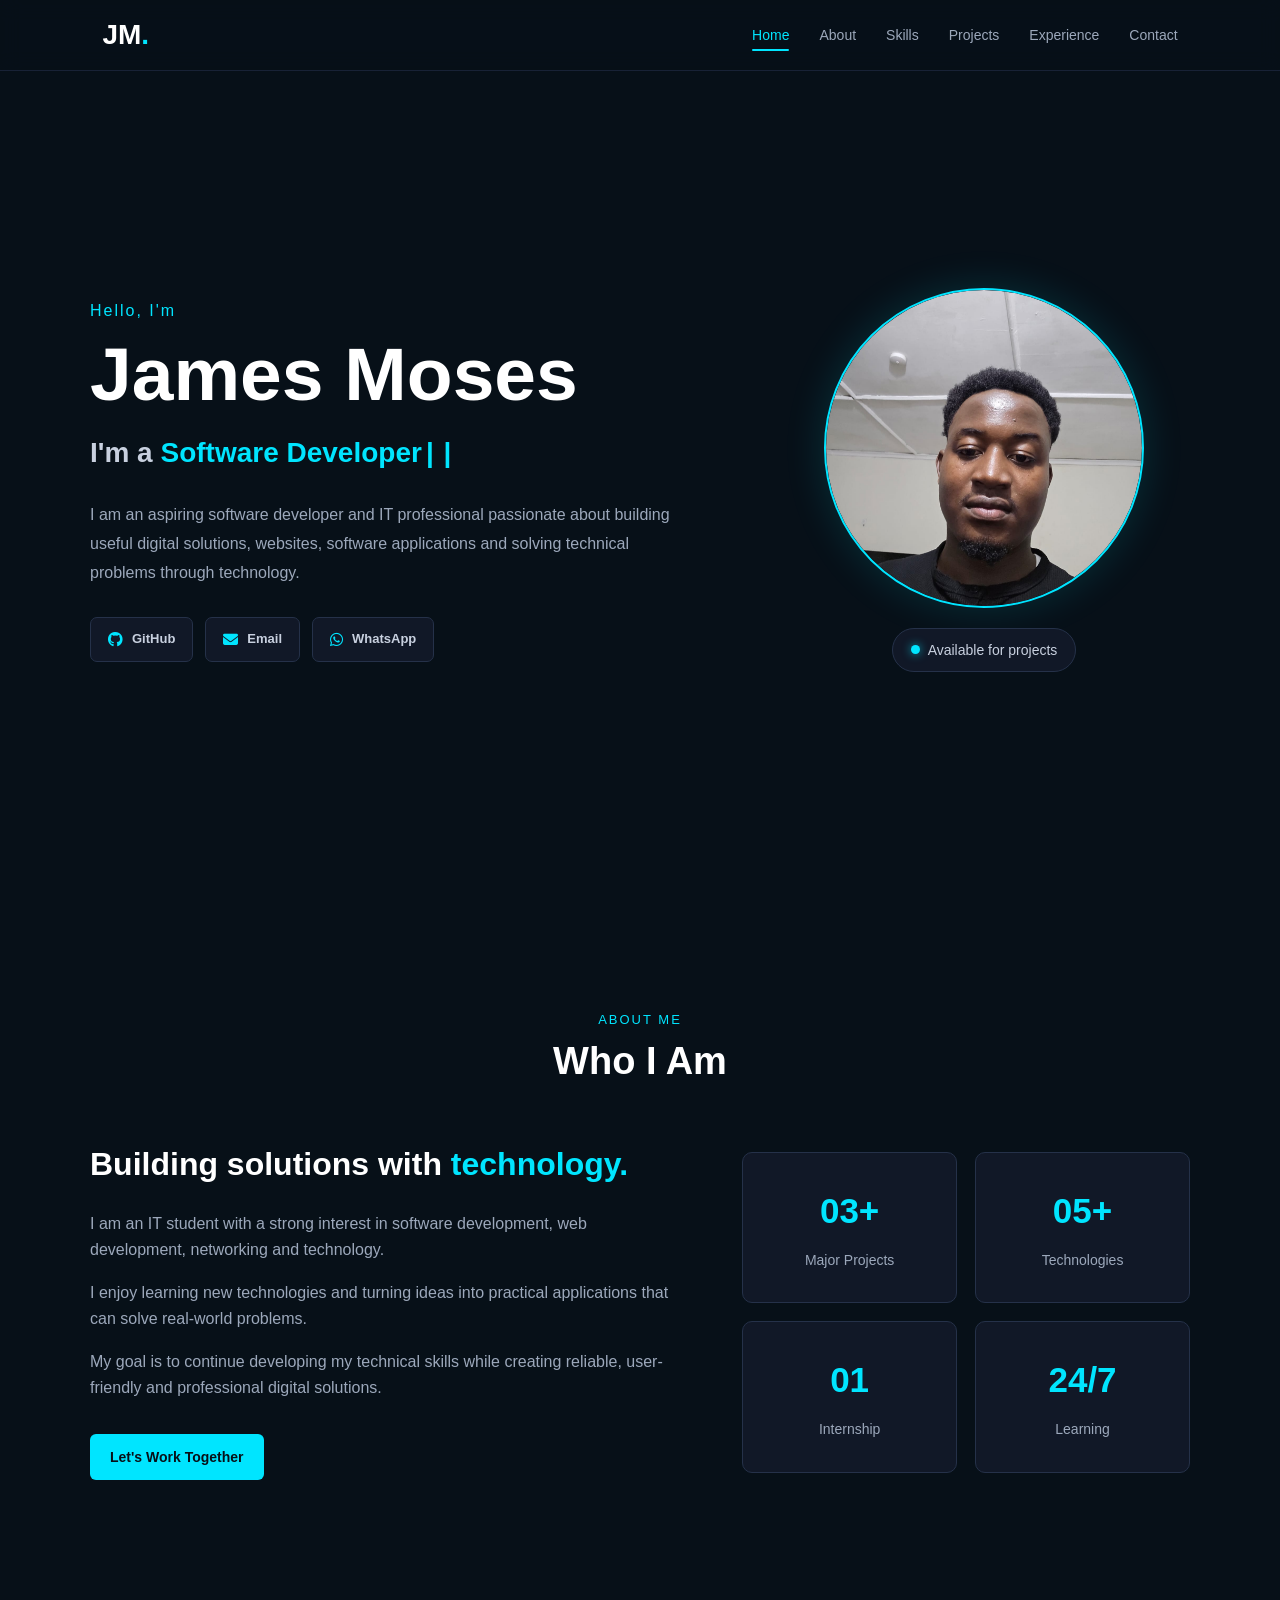
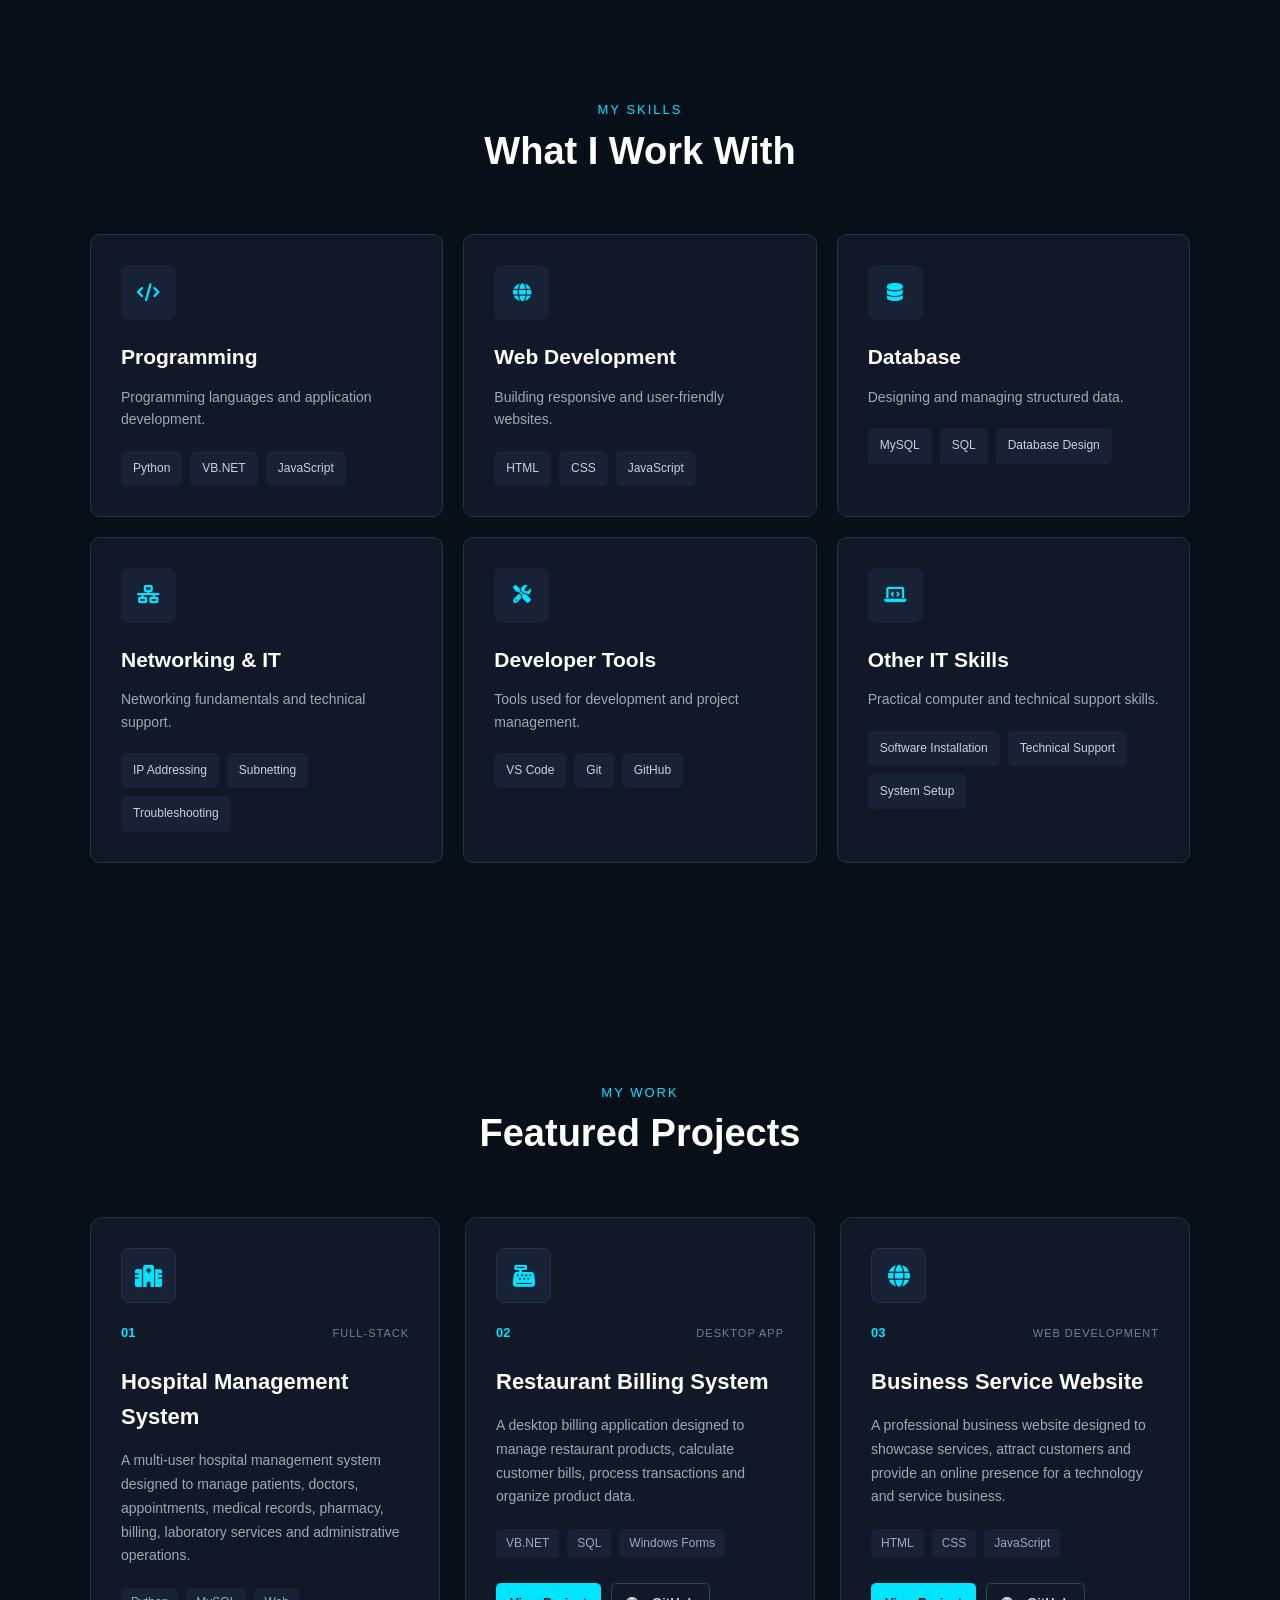
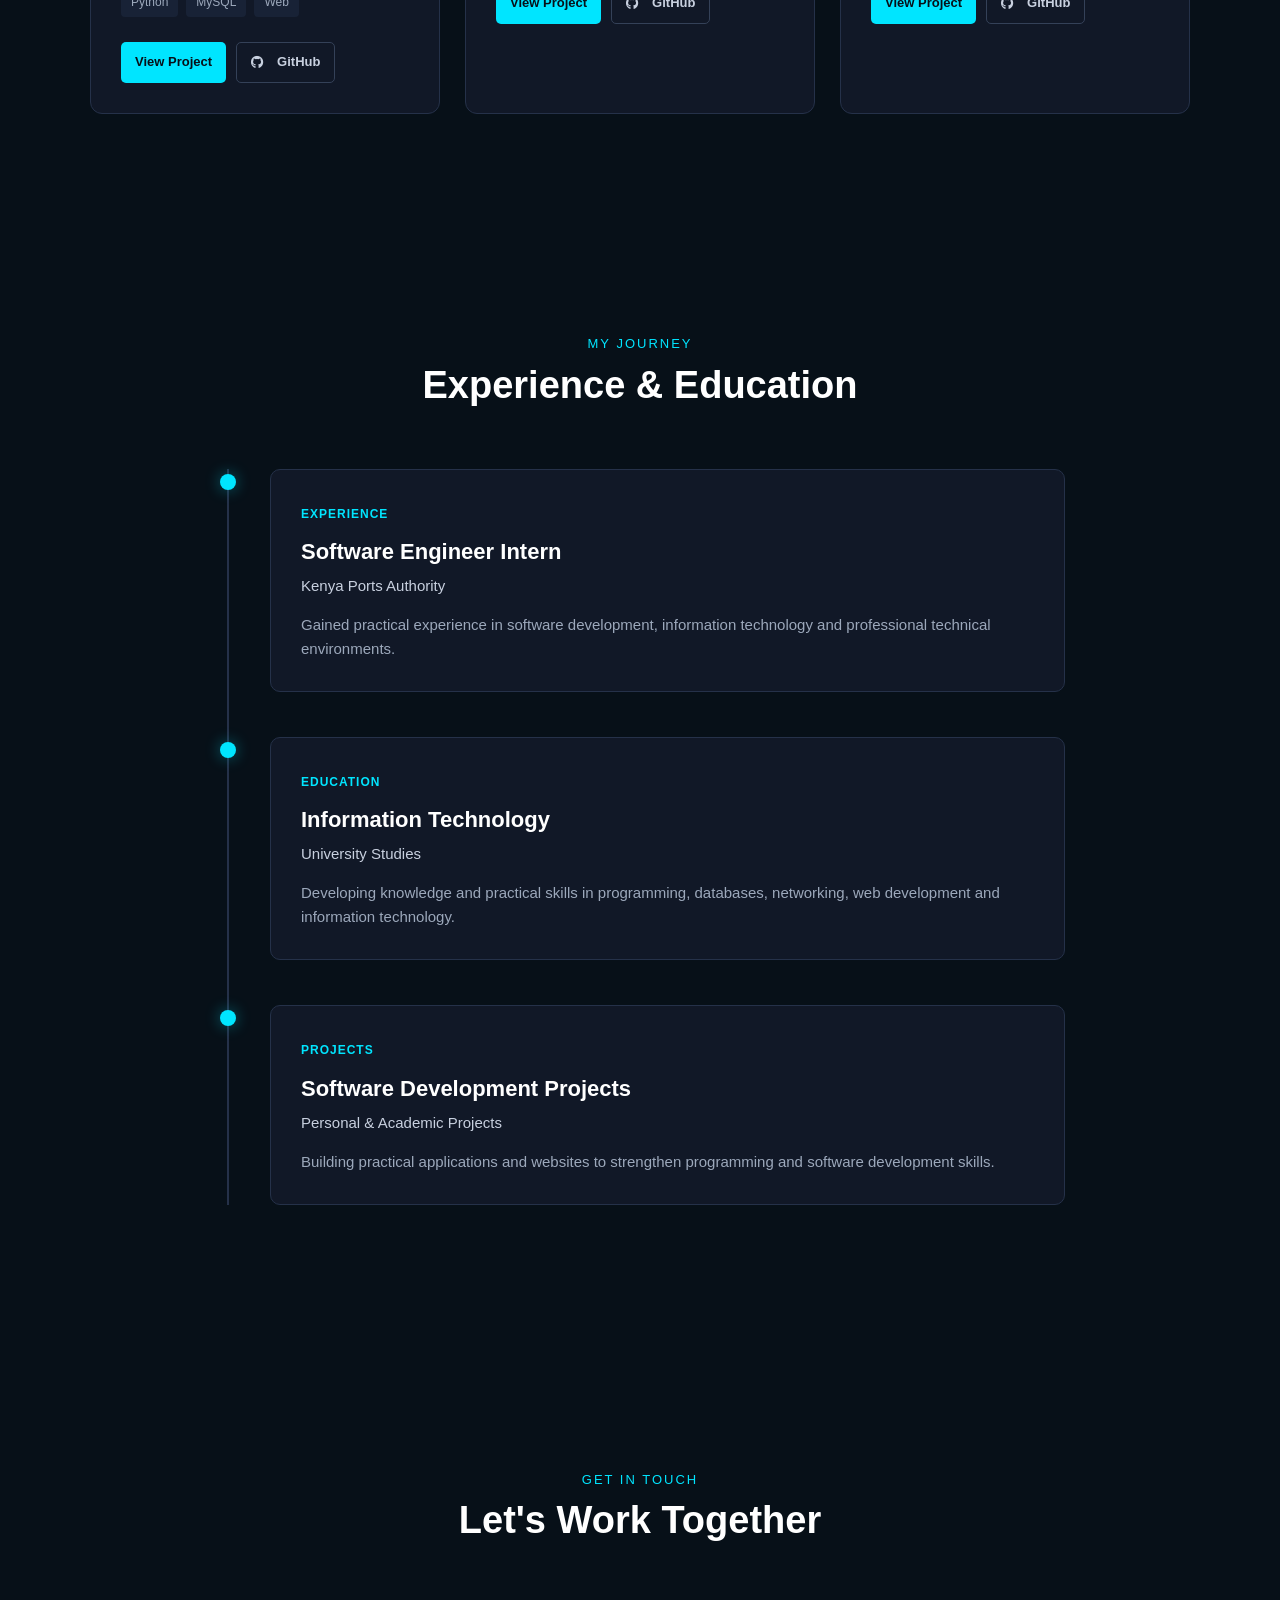
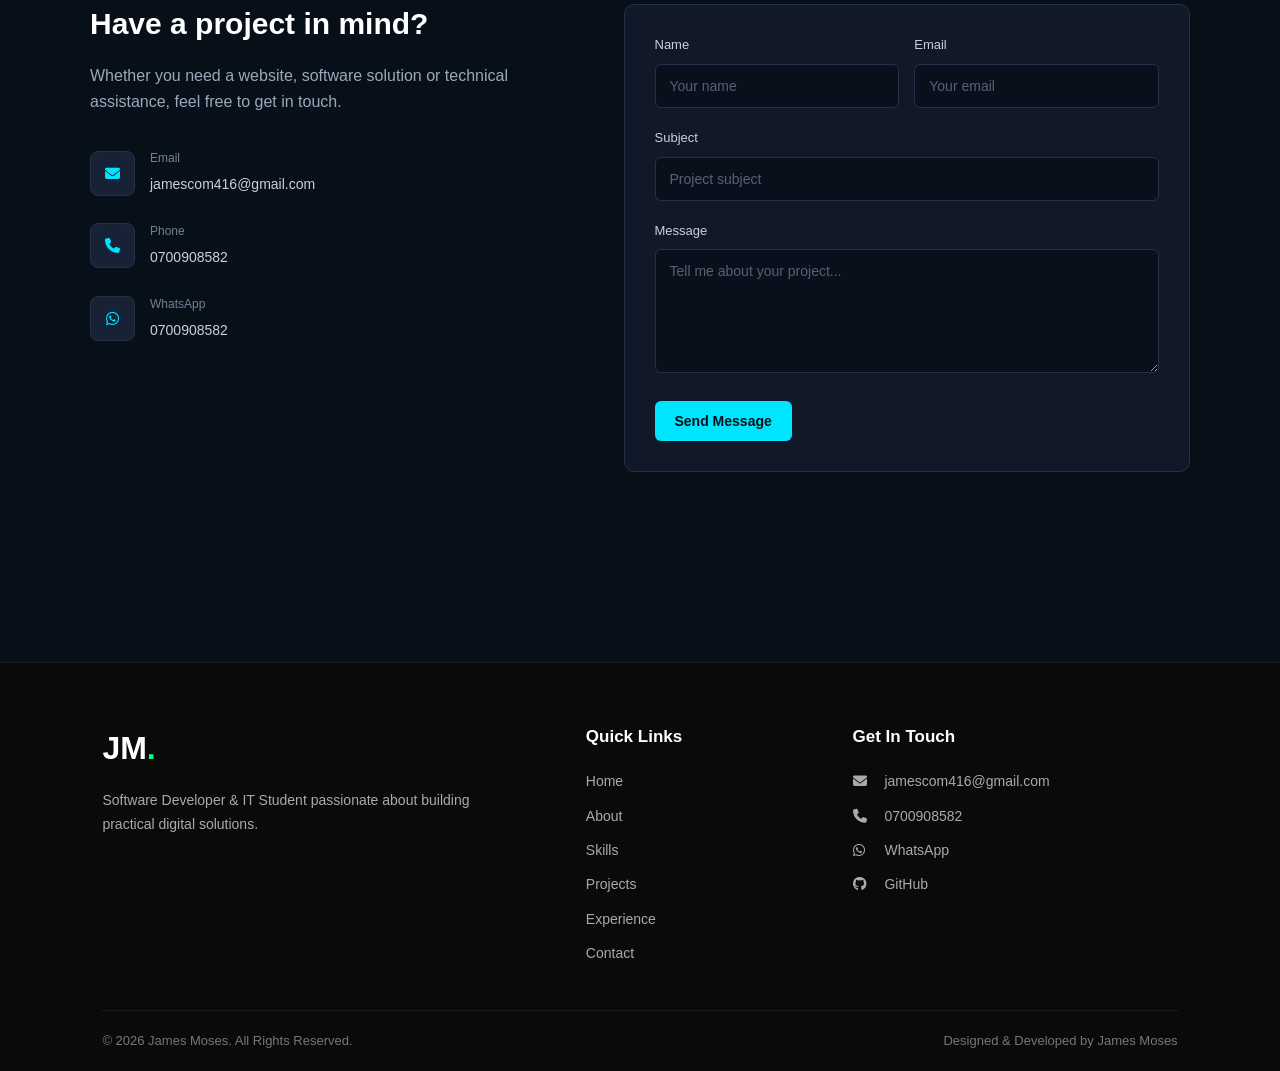
<file: index.html>
<!DOCTYPE html>
<html lang="en">

<head>
    <meta charset="UTF-8">
    <meta name="viewport" content="width=device-width, initial-scale=1.0">

    <meta name="description"
        content="James Moses - Software Developer, Web Developer and IT Student Portfolio">

    <title>James Moses | Software Developer</title>

    <!-- Font Awesome -->
    <link rel="stylesheet"
        href="https://cdnjs.cloudflare.com/ajax/libs/font-awesome/6.5.2/css/all.min.css">

    <!-- CSS -->
    <link rel="stylesheet" href="style.css">
</head>

<body>

    <!-- ==============================
         NAVIGATION
    ============================== -->

    <header>
        <nav class="navbar">

            <a href="#home" class="logo">
                JM<span>.</span>
            </a>

            <ul class="nav-links" id="nav-links">
                <li><a href="#home">Home</a></li>
                <li><a href="#about">About</a></li>
                <li><a href="#skills">Skills</a></li>
                <li><a href="#projects">Projects</a></li>
                <li><a href="#experience">Experience</a></li>
                <li><a href="#contact">Contact</a></li>
            </ul>

            <button
                class="menu-toggle"
                id="menu-toggle"
                type="button"
                aria-label="Open navigation menu"
                aria-expanded="false">
                ☰
            </button>

        </nav>
    </header>


    <!-- ==============================
         MAIN
    ============================== -->

    <main>

        <!-- ==============================
             HERO
        ============================== -->

        <section class="hero" id="home">

            <div class="hero-content">

                <p class="intro">
                    Hello, I'm
                </p>

                <h1>
                    James Moses
                </h1>

                <h2>
                    I'm a
                    <span id="typing-text"></span>
                    <span class="typing-cursor">|</span>
                </h2>

                <p class="hero-description">
                    I am an aspiring software developer and IT professional
                    passionate about building useful digital solutions,
                    websites, software applications and solving technical
                    problems through technology.
                </p>


                <!-- Social Links -->

                <div class="social-links">

                    <a
                        href="https://github.com/ven960"
                        target="_blank"
                        rel="noopener noreferrer"
                        aria-label="GitHub">

                        <i class="fa-brands fa-github"></i>
                        GitHub

                    </a>

                    <a
                        href="mailto:jamescom416@gmail.com"
                        aria-label="Email">

                        <i class="fa-solid fa-envelope"></i>
                        Email

                    </a>

                    <a
                        href="https://wa.me/254700908582"
                        target="_blank"
                        rel="noopener noreferrer"
                        aria-label="WhatsApp">

                        <i class="fa-brands fa-whatsapp"></i>
                        WhatsApp

                    </a>

                </div>

            </div>


            <!-- Profile -->

            <div class="hero-image">

                <div class="profile-container">

                    <div class="profile-circle">

                        <img
                            src="images/profile.jpg.jpeg"
                            alt="James Moses - Software Developer">

                    </div>

                    <div class="profile-status">

                        <span class="status-dot"></span>

                        Available for projects

                    </div>

                </div>

            </div>

        </section>


        <!-- ==============================
             ABOUT
        ============================== -->

        <section class="section" id="about">

            <div class="section-title">

                <p>About Me</p>

                <h2>Who I Am</h2>

            </div>

            <div class="about-container">

                <div class="about-text">

                    <h3>
                        Building solutions with
                        <span>technology.</span>
                    </h3>

                    <p>
                        I am an IT student with a strong interest in
                        software development, web development, networking
                        and technology.
                    </p>

                    <p>
                        I enjoy learning new technologies and turning
                        ideas into practical applications that can solve
                        real-world problems.
                    </p>

                    <p>
                        My goal is to continue developing my technical
                        skills while creating reliable, user-friendly
                        and professional digital solutions.
                    </p>

                    <a
                        href="#contact"
                        class="btn primary-btn cv-btn">

                        Let's Work Together

                    </a>

                </div>


                <div class="about-stats">

                    <div class="stat-card">
                        <strong>03+</strong>
                        <span>Major Projects</span>
                    </div>

                    <div class="stat-card">
                        <strong>05+</strong>
                        <span>Technologies</span>
                    </div>

                    <div class="stat-card">
                        <strong>01</strong>
                        <span>Internship</span>
                    </div>

                    <div class="stat-card">
                        <strong>24/7</strong>
                        <span>Learning</span>
                    </div>

                </div>

            </div>

        </section>


        <!-- ==============================
             SKILLS
        ============================== -->

        <section class="section" id="skills">

            <div class="section-title">

                <p>My Skills</p>

                <h2>What I Work With</h2>

            </div>

            <div class="skills-grid">

                <div class="skill-category">

                    <div class="skill-icon">
                        <i class="fa-solid fa-code"></i>
                    </div>

                    <h3>Programming</h3>

                    <p>
                        Programming languages and application development.
                    </p>

                    <div class="skill-list">
                        <span>Python</span>
                        <span>VB.NET</span>
                        <span>JavaScript</span>
                    </div>

                </div>


                <div class="skill-category">

                    <div class="skill-icon">
                        <i class="fa-solid fa-globe"></i>
                    </div>

                    <h3>Web Development</h3>

                    <p>
                        Building responsive and user-friendly websites.
                    </p>

                    <div class="skill-list">
                        <span>HTML</span>
                        <span>CSS</span>
                        <span>JavaScript</span>
                    </div>

                </div>


                <div class="skill-category">

                    <div class="skill-icon">
                        <i class="fa-solid fa-database"></i>
                    </div>

                    <h3>Database</h3>

                    <p>
                        Designing and managing structured data.
                    </p>

                    <div class="skill-list">
                        <span>MySQL</span>
                        <span>SQL</span>
                        <span>Database Design</span>
                    </div>

                </div>


                <div class="skill-category">

                    <div class="skill-icon">
                        <i class="fa-solid fa-network-wired"></i>
                    </div>

                    <h3>Networking & IT</h3>

                    <p>
                        Networking fundamentals and technical support.
                    </p>

                    <div class="skill-list">
                        <span>IP Addressing</span>
                        <span>Subnetting</span>
                        <span>Troubleshooting</span>
                    </div>

                </div>


                <div class="skill-category">

                    <div class="skill-icon">
                        <i class="fa-solid fa-screwdriver-wrench"></i>
                    </div>

                    <h3>Developer Tools</h3>

                    <p>
                        Tools used for development and project management.
                    </p>

                    <div class="skill-list">
                        <span>VS Code</span>
                        <span>Git</span>
                        <span>GitHub</span>
                    </div>

                </div>


                <div class="skill-category">

                    <div class="skill-icon">
                        <i class="fa-solid fa-laptop-code"></i>
                    </div>

                    <h3>Other IT Skills</h3>

                    <p>
                        Practical computer and technical support skills.
                    </p>

                    <div class="skill-list">
                        <span>Software Installation</span>
                        <span>Technical Support</span>
                        <span>System Setup</span>
                    </div>

                </div>

            </div>

        </section>


        <!-- ==============================
             PROJECTS
        ============================== -->

        <section class="section" id="projects">

            <div class="section-title">

                <p>My Work</p>

                <h2>Featured Projects</h2>

            </div>

            <div class="projects-container">

                <!-- Hospital -->

                <article class="project-card">

                    <div class="project-icon">
                        <i class="fa-solid fa-hospital"></i>
                    </div>

                    <div class="project-header">

                        <span class="project-number">01</span>

                        <span class="project-type">
                            FULL-STACK
                        </span>

                    </div>

                    <h3>
                        Hospital Management System
                    </h3>

                    <p>
                        A multi-user hospital management system designed
                        to manage patients, doctors, appointments, medical
                        records, pharmacy, billing, laboratory services
                        and administrative operations.
                    </p>

                    <div class="project-tech">
                        <span>Python</span>
                        <span>MySQL</span>
                        <span>Web</span>
                    </div>

                    <div class="project-buttons">

                        <a
                            href="projects/hospital.html"
                            class="project-btn">

                            View Project

                        </a>

                        <a
                            href="https://github.com/ven960"
                            target="_blank"
                            rel="noopener noreferrer"
                            class="project-btn outline-btn">

                            <i class="fa-brands fa-github"></i>
                            GitHub

                        </a>

                    </div>

                </article>


                <!-- Restaurant -->

                <article class="project-card">

                    <div class="project-icon">
                        <i class="fa-solid fa-cash-register"></i>
                    </div>

                    <div class="project-header">

                        <span class="project-number">02</span>

                        <span class="project-type">
                            DESKTOP APP
                        </span>

                    </div>

                    <h3>
                        Restaurant Billing System
                    </h3>

                    <p>
                        A desktop billing application designed to manage
                        restaurant products, calculate customer bills,
                        process transactions and organize product data.
                    </p>

                    <div class="project-tech">
                        <span>VB.NET</span>
                        <span>SQL</span>
                        <span>Windows Forms</span>
                    </div>

                    <div class="project-buttons">

                        <a
                            href="projects/restaurant.html"
                            class="project-btn">

                            View Project

                        </a>

                        <a
                            href="https://github.com/ven960"
                            target="_blank"
                            rel="noopener noreferrer"
                            class="project-btn outline-btn">

                            <i class="fa-brands fa-github"></i>
                            GitHub

                        </a>

                    </div>

                </article>


                <!-- Business Website -->

                <article class="project-card">

                    <div class="project-icon">
                        <i class="fa-solid fa-globe"></i>
                    </div>

                    <div class="project-header">

                        <span class="project-number">03</span>

                        <span class="project-type">
                            WEB DEVELOPMENT
                        </span>

                    </div>

                    <h3>
                        Business Service Website
                    </h3>

                    <p>
                        A professional business website designed to
                        showcase services, attract customers and provide
                        an online presence for a technology and service
                        business.
                    </p>

                    <div class="project-tech">
                        <span>HTML</span>
                        <span>CSS</span>
                        <span>JavaScript</span>
                    </div>

                    <div class="project-buttons">

                        <a
                            href="projects/business.html"
                            class="project-btn">

                            View Project

                        </a>

                        <a
                            href="https://github.com/ven960"
                            target="_blank"
                            rel="noopener noreferrer"
                            class="project-btn outline-btn">

                            <i class="fa-brands fa-github"></i>
                            GitHub

                        </a>

                    </div>

                </article>

            </div>

        </section>


        <!-- ==============================
             EXPERIENCE
        ============================== -->

        <section class="section" id="experience">

            <div class="section-title">

                <p>My Journey</p>

                <h2>Experience & Education</h2>

            </div>

            <div class="timeline">

                <div class="timeline-item">

                    <div class="timeline-dot"></div>

                    <div class="timeline-content">

                        <span class="timeline-date">
                            Experience
                        </span>

                        <h3>
                            Software Engineer Intern
                        </h3>

                        <h4>
                            Kenya Ports Authority
                        </h4>

                        <p>
                            Gained practical experience in software
                            development, information technology and
                            professional technical environments.
                        </p>

                    </div>

                </div>


                <div class="timeline-item">

                    <div class="timeline-dot"></div>

                    <div class="timeline-content">

                        <span class="timeline-date">
                            Education
                        </span>

                        <h3>
                            Information Technology
                        </h3>

                        <h4>
                            University Studies
                        </h4>

                        <p>
                            Developing knowledge and practical skills in
                            programming, databases, networking, web
                            development and information technology.
                        </p>

                    </div>

                </div>


                <div class="timeline-item">

                    <div class="timeline-dot"></div>

                    <div class="timeline-content">

                        <span class="timeline-date">
                            Projects
                        </span>

                        <h3>
                            Software Development Projects
                        </h3>

                        <h4>
                            Personal & Academic Projects
                        </h4>

                        <p>
                            Building practical applications and websites
                            to strengthen programming and software
                            development skills.
                        </p>

                    </div>

                </div>

            </div>

        </section>


        <!-- ==============================
             CONTACT
        ============================== -->

        <section class="section" id="contact">

            <div class="section-title">

                <p>Get In Touch</p>

                <h2>Let's Work Together</h2>

            </div>

            <div class="contact-container">

                <div class="contact-info">

                    <h3>
                        Have a project in mind?
                    </h3>

                    <p>
                        Whether you need a website, software solution
                        or technical assistance, feel free to get in
                        touch.
                    </p>


                    <div class="contact-item">

                        <div class="contact-icon">
                            <i class="fa-solid fa-envelope"></i>
                        </div>

                        <div>
                            <span>Email</span>

                            <strong>
                                jamescom416@gmail.com
                            </strong>
                        </div>

                    </div>


                    <div class="contact-item">

                        <div class="contact-icon">
                            <i class="fa-solid fa-phone"></i>
                        </div>

                        <div>
                            <span>Phone</span>

                            <strong>
                                0700908582
                            </strong>
                        </div>

                    </div>


                    <div class="contact-item">

                        <div class="contact-icon">
                            <i class="fa-brands fa-whatsapp"></i>
                        </div>

                        <div>
                            <span>WhatsApp</span>

                            <strong>
                                0700908582
                            </strong>
                        </div>

                    </div>

                </div>


                <!-- CONTACT FORM -->

                <div class="contact-form-container">

                    <form id="contact-form">

                        <div class="form-row">

                            <div class="form-group">

                                <label for="name">
                                    Name
                                </label>

                                <input
                                    type="text"
                                    id="name"
                                    name="name"
                                    placeholder="Your name"
                                    required>

                            </div>


                            <div class="form-group">

                                <label for="email">
                                    Email
                                </label>

                                <input
                                    type="email"
                                    id="email"
                                    name="email"
                                    placeholder="Your email"
                                    required>

                            </div>

                        </div>


                        <div class="form-group">

                            <label for="subject">
                                Subject
                            </label>

                            <input
                                type="text"
                                id="subject"
                                name="subject"
                                placeholder="Project subject"
                                required>

                        </div>


                        <div class="form-group">

                            <label for="message">
                                Message
                            </label>

                            <textarea
                                id="message"
                                name="message"
                                rows="6"
                                placeholder="Tell me about your project..."
                                required></textarea>

                        </div>


                        <button
                            type="submit"
                            class="btn primary-btn submit-btn">

                            Send Message

                        </button>

                        <p id="form-message"></p>

                    </form>

                </div>

            </div>

        </section>

    </main>


    <!-- ==============================
         FOOTER
    ============================== -->

    <footer class="site-footer">

        <div class="footer-container">

            <div class="footer-brand">

                <a href="#home" class="footer-logo">
                    JM<span>.</span>
                </a>

                <p>
                    Software Developer & IT Student passionate about
                    building practical digital solutions.
                </p>

            </div>


            <div class="footer-links">

                <h3>Quick Links</h3>

                <a href="#home">Home</a>
                <a href="#about">About</a>
                <a href="#skills">Skills</a>
                <a href="#projects">Projects</a>
                <a href="#experience">Experience</a>
                <a href="#contact">Contact</a>

            </div>


            <div class="footer-contact">

                <h3>Get In Touch</h3>

                <a href="mailto:jamescom416@gmail.com">
                    <i class="fa-solid fa-envelope"></i>
                    jamescom416@gmail.com
                </a>

                <a href="tel:+254700908582">
                    <i class="fa-solid fa-phone"></i>
                    0700908582
                </a>

                <a
                    href="https://wa.me/254700908582"
                    target="_blank"
                    rel="noopener noreferrer">

                    <i class="fa-brands fa-whatsapp"></i>
                    WhatsApp

                </a>

                <a
                    href="https://github.com/ven960"
                    target="_blank"
                    rel="noopener noreferrer">

                    <i class="fa-brands fa-github"></i>
                    GitHub

                </a>

            </div>

        </div>


        <div class="footer-bottom">

            <p>
                © 2026 James Moses. All Rights Reserved.
            </p>

            <p>
                Designed & Developed by James Moses
            </p>

        </div>

    </footer>


    <!-- BACK TO TOP -->

    <button
        id="back-to-top"
        class="back-to-top"
        type="button"
        aria-label="Back to top">

        ↑

    </button>


    <!-- JavaScript -->
    <script src="script.js"></script>

</body>

</html>
</file>
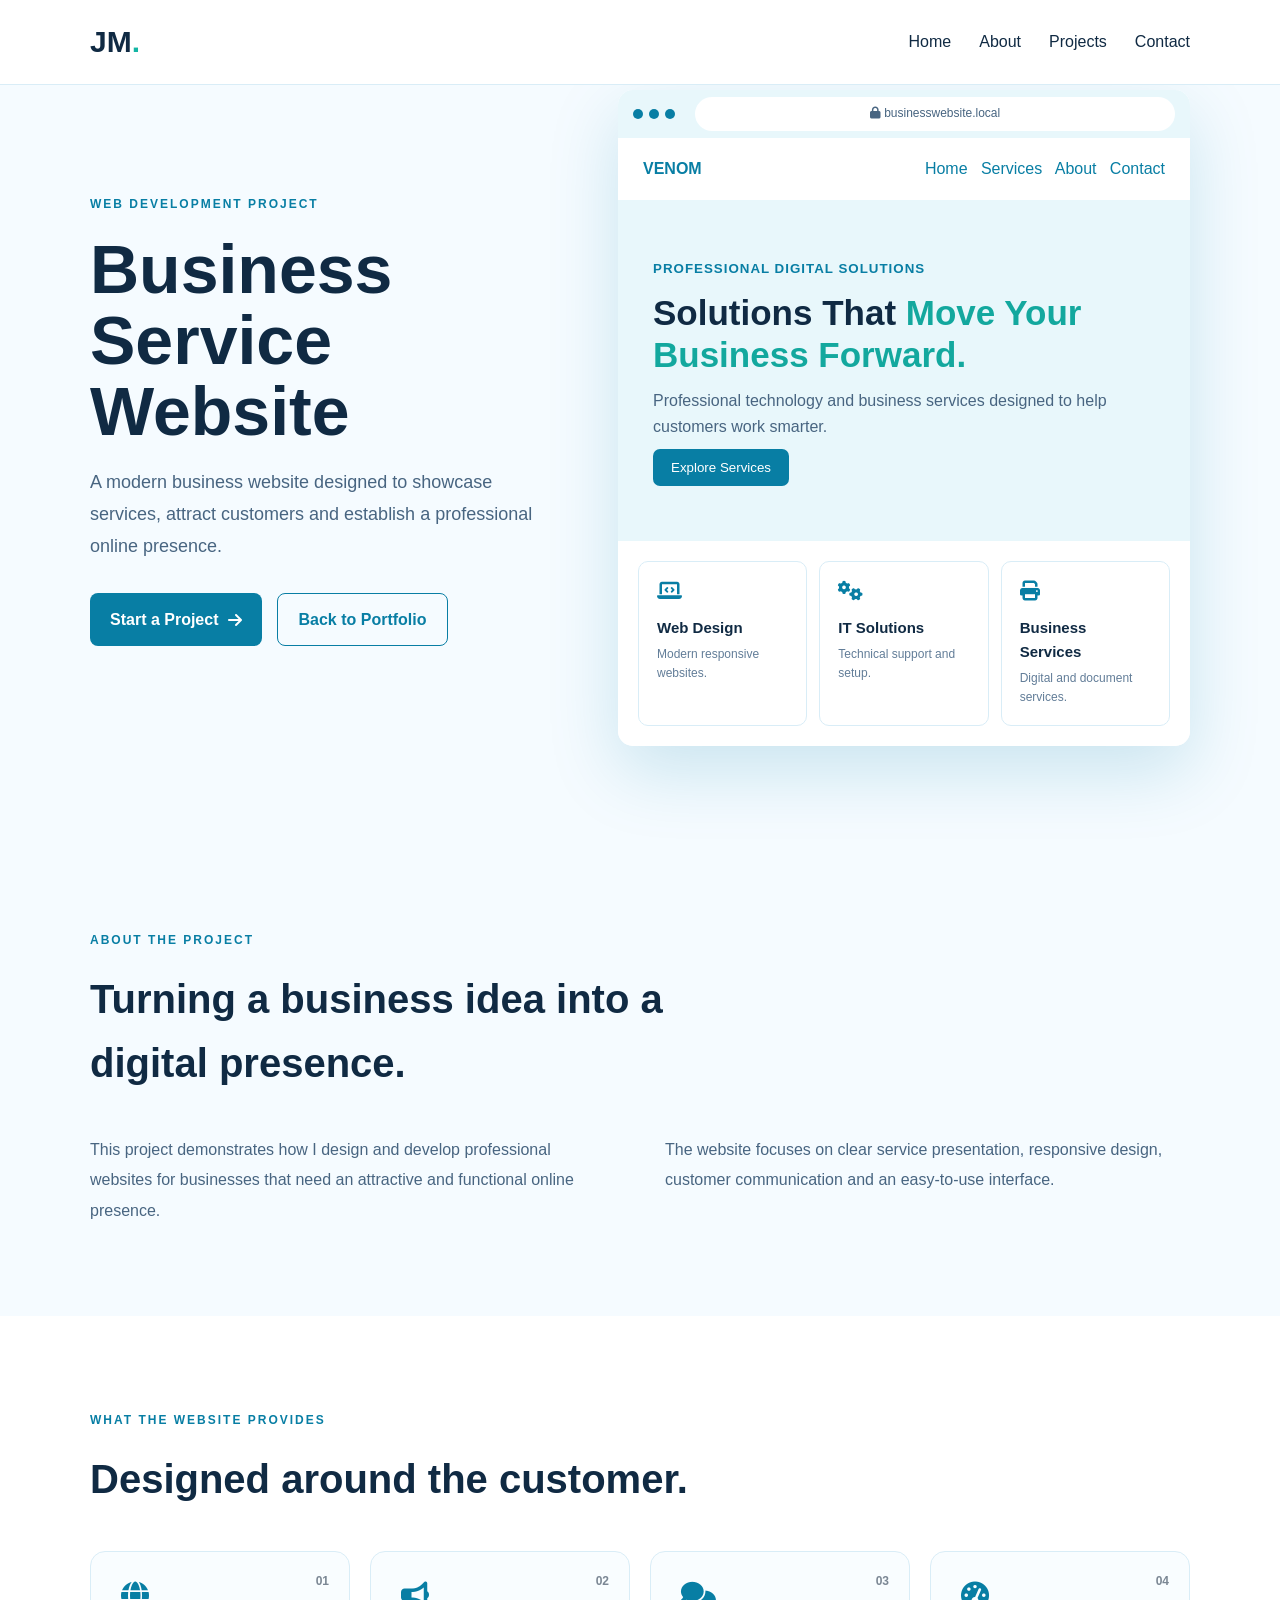
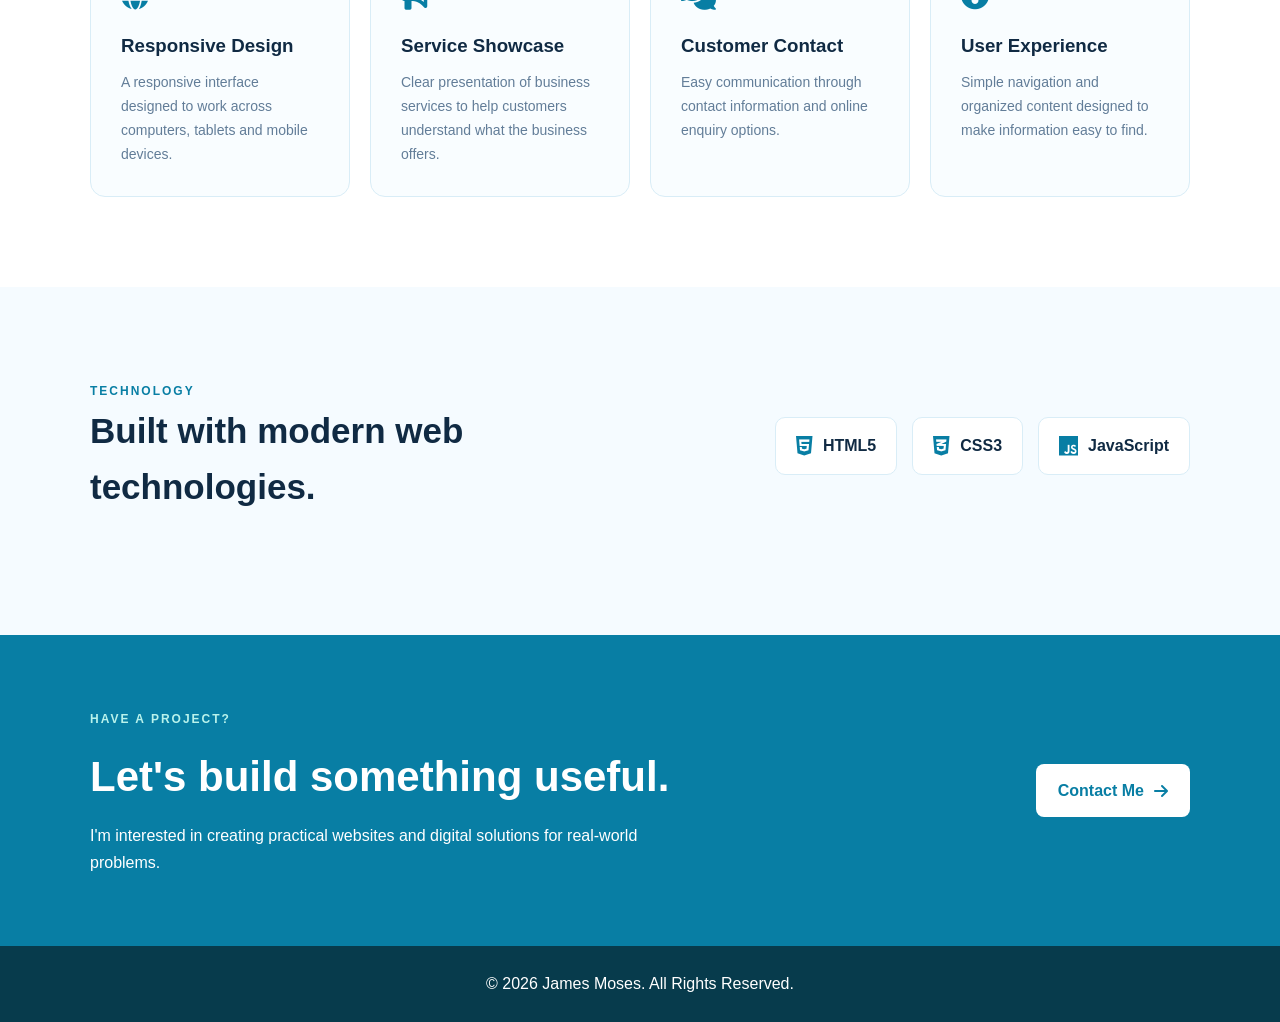
<file: projects/business.html>
<!DOCTYPE html><html lang="en"><head>
    <meta charset="UTF-8">
    <meta name="viewport" content="width=device-width, initial-scale=1.0"><meta name="description"
    content="Business Service Website - James Moses Portfolio Project">

<title>Business Service Website | James Moses</title>

<!-- Font Awesome -->
<link rel="stylesheet"
    href="https://cdnjs.cloudflare.com/ajax/libs/font-awesome/6.5.2/css/all.min.css">

<!-- Main CSS -->
<link rel="stylesheet" href="../style.css">

</head><body class="business-page"><!-- ==============================
     NAVIGATION
============================== -->

<header class="business-header">

    <nav class="business-nav">

        <a href="../index.html" class="business-logo">
            JM<span>.</span>
        </a>

        <ul>

            <li>
                <a href="../index.html#home">
                    Home
                </a>
            </li>

            <li>
                <a href="../index.html#about">
                    About
                </a>
            </li>

            <li>
                <a href="../index.html#projects">
                    Projects
                </a>
            </li>

            <li>
                <a href="../index.html#contact">
                    Contact
                </a>
            </li>

        </ul>

    </nav>

</header>


<!-- ==============================
     PROJECT HERO
============================== -->

<main>

    <section class="business-hero">

        <div class="business-hero-content">

            <span class="business-tag">
                WEB DEVELOPMENT PROJECT
            </span>

            <h1>
                Business Service Website
            </h1>

            <p>
                A modern business website designed to showcase
                services, attract customers and establish a
                professional online presence.
            </p>

            <div class="business-hero-buttons">

                <a href="../index.html#contact"
                    class="business-btn primary">
                    Start a Project
                    <i class="fa-solid fa-arrow-right"></i>
                </a>

                <a href="../index.html#projects"
                    class="business-btn secondary">
                    Back to Portfolio
                </a>

            </div>

        </div>


        <!-- Browser Preview -->

        <div class="browser-window">

            <div class="browser-bar">

                <div class="browser-dots">

                    <span></span>
                    <span></span>
                    <span></span>

                </div>

                <div class="browser-address">

                    <i class="fa-solid fa-lock"></i>

                    businesswebsite.local

                </div>

            </div>


            <div class="business-preview">

                <div class="preview-navigation">

                    <strong>
                        VENOM
                    </strong>

                    <div>
                        Home &nbsp; Services &nbsp; About &nbsp; Contact
                    </div>

                </div>


                <div class="preview-hero">

                    <div>

                        <small>
                            PROFESSIONAL DIGITAL SOLUTIONS
                        </small>

                        <h2>
                            Solutions That
                            <span>Move Your Business Forward.</span>
                        </h2>

                        <p>
                            Professional technology and business
                            services designed to help customers
                            work smarter.
                        </p>

                        <button>
                            Explore Services
                        </button>

                    </div>

                </div>


                <!-- Services -->

                <div class="preview-services">

                    <div class="preview-service">

                        <i class="fa-solid fa-laptop-code"></i>

                        <h3>
                            Web Design
                        </h3>

                        <p>
                            Modern responsive websites.
                        </p>

                    </div>


                    <div class="preview-service">

                        <i class="fa-solid fa-gears"></i>

                        <h3>
                            IT Solutions
                        </h3>

                        <p>
                            Technical support and setup.
                        </p>

                    </div>


                    <div class="preview-service">

                        <i class="fa-solid fa-print"></i>

                        <h3>
                            Business Services
                        </h3>

                        <p>
                            Digital and document services.
                        </p>

                    </div>

                </div>

            </div>

        </div>

    </section>


    <!-- ==============================
         PROJECT INFORMATION
    ============================== -->

    <section class="business-section">

        <div class="business-section-heading">

            <span>
                ABOUT THE PROJECT
            </span>

            <h2>
                Turning a business idea into a digital presence.
            </h2>

        </div>


        <div class="business-about-grid">

            <p>
                This project demonstrates how I design and develop
                professional websites for businesses that need an
                attractive and functional online presence.
            </p>

            <p>
                The website focuses on clear service presentation,
                responsive design, customer communication and an
                easy-to-use interface.
            </p>

        </div>

    </section>


    <!-- ==============================
         SERVICES
    ============================== -->

    <section class="business-services">

        <div class="business-section-heading">

            <span>
                WHAT THE WEBSITE PROVIDES
            </span>

            <h2>
                Designed around the customer.
            </h2>

        </div>


        <div class="business-service-grid">

            <div class="business-service-card">

                <div class="business-service-number">
                    01
                </div>

                <i class="fa-solid fa-globe"></i>

                <h3>
                    Responsive Design
                </h3>

                <p>
                    A responsive interface designed to work across
                    computers, tablets and mobile devices.
                </p>

            </div>


            <div class="business-service-card">

                <div class="business-service-number">
                    02
                </div>

                <i class="fa-solid fa-bullhorn"></i>

                <h3>
                    Service Showcase
                </h3>

                <p>
                    Clear presentation of business services to help
                    customers understand what the business offers.
                </p>

            </div>


            <div class="business-service-card">

                <div class="business-service-number">
                    03
                </div>

                <i class="fa-solid fa-comments"></i>

                <h3>
                    Customer Contact
                </h3>

                <p>
                    Easy communication through contact information
                    and online enquiry options.
                </p>

            </div>


            <div class="business-service-card">

                <div class="business-service-number">
                    04
                </div>

                <i class="fa-solid fa-gauge-high"></i>

                <h3>
                    User Experience
                </h3>

                <p>
                    Simple navigation and organized content designed
                    to make information easy to find.
                </p>

            </div>

        </div>

    </section>


    <!-- ==============================
         TECHNOLOGY
    ============================== -->

    <section class="business-tech-section">

        <div>

            <span>
                TECHNOLOGY
            </span>

            <h2>
                Built with modern web technologies.
            </h2>

        </div>


        <div class="business-tech-list">

            <div>
                <i class="fa-brands fa-html5"></i>
                HTML5
            </div>

            <div>
                <i class="fa-brands fa-css3-alt"></i>
                CSS3
            </div>

            <div>
                <i class="fa-brands fa-js"></i>
                JavaScript
            </div>

        </div>

    </section>


    <!-- ==============================
         CTA
    ============================== -->

    <section class="business-cta">

        <div>

            <span>
                HAVE A PROJECT?
            </span>

            <h2>
                Let's build something useful.
            </h2>

            <p>
                I'm interested in creating practical websites and
                digital solutions for real-world problems.
            </p>

        </div>

        <a href="../index.html#contact">
            Contact Me
            <i class="fa-solid fa-arrow-right"></i>
        </a>

    </section>

</main>


<!-- ==============================
     FOOTER
============================== -->

<footer class="business-footer">

    <p>
        © 2026 James Moses. All Rights Reserved.
    </p>

</footer>

</body></html>
</file>
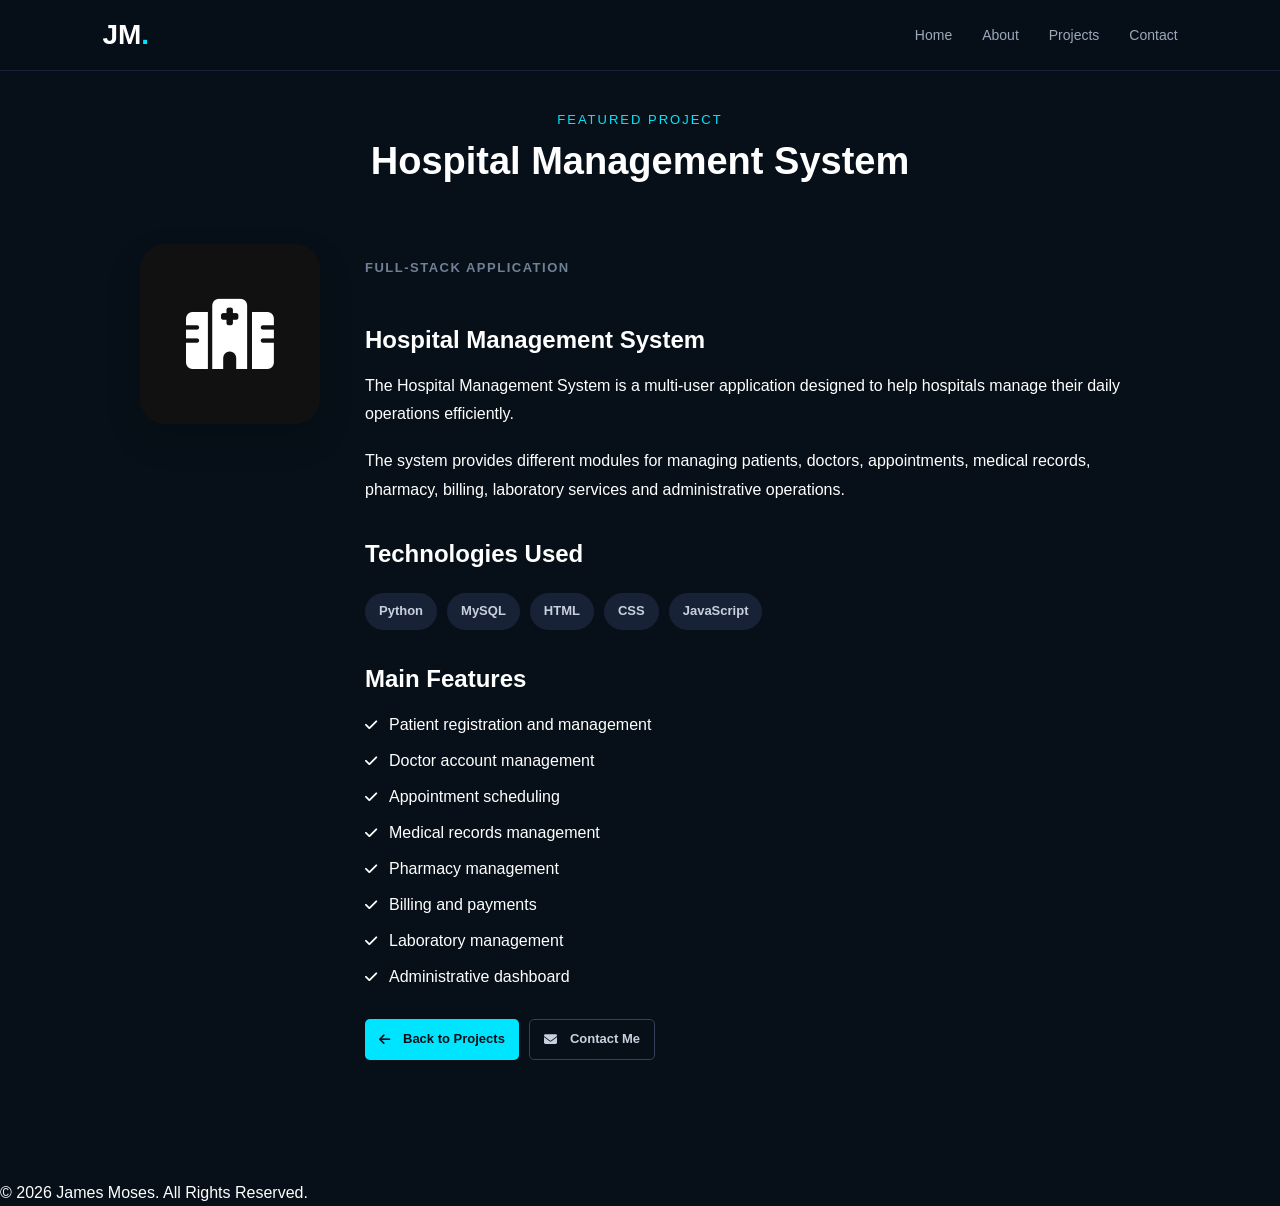
<file: projects/hospital.html>
<!DOCTYPE html><html lang="en"><head>
    <meta charset="UTF-8">
    <meta name="viewport" content="width=device-width, initial-scale=1.0"><meta name="description"
    content="Hospital Management System - James Moses Portfolio Project">

<title>Hospital Management System | James Moses</title>

<!-- Font Awesome -->
<link rel="stylesheet"
    href="https://cdnjs.cloudflare.com/ajax/libs/font-awesome/6.5.2/css/all.min.css">

<!-- Main CSS -->
<link rel="stylesheet" href="../style.css">

</head><body><!-- ==============================
     NAVIGATION
============================== -->

<header>

    <nav class="navbar">

        <a href="../index.html" class="logo">
            JM<span>.</span>
        </a>

        <ul class="nav-links">

            <li>
                <a href="../index.html#home">Home</a>
            </li>

            <li>
                <a href="../index.html#about">About</a>
            </li>

            <li>
                <a href="../index.html#projects">Projects</a>
            </li>

            <li>
                <a href="../index.html#contact">Contact</a>
            </li>

        </ul>

    </nav>

</header>


<!-- ==============================
     PROJECT HERO
============================== -->

<main>

    <section class="section project-details">

        <div class="section-title">

            <p>Featured Project</p>

            <h2>
                Hospital Management System
            </h2>

        </div>


        <div class="project-detail-container">

            <div class="project-detail-icon">

                <i class="fa-solid fa-hospital"></i>

            </div>


            <div class="project-detail-content">

                <span class="project-type">
                    FULL-STACK APPLICATION
                </span>

                <h3>
                    Hospital Management System
                </h3>

                <p>
                    The Hospital Management System is a multi-user
                    application designed to help hospitals manage
                    their daily operations efficiently.
                </p>

                <p>
                    The system provides different modules for
                    managing patients, doctors, appointments,
                    medical records, pharmacy, billing,
                    laboratory services and administrative
                    operations.
                </p>


                <!-- Technologies -->

                <h3>
                    Technologies Used
                </h3>

                <div class="project-tech">

                    <span>Python</span>
                    <span>MySQL</span>
                    <span>HTML</span>
                    <span>CSS</span>
                    <span>JavaScript</span>

                </div>


                <!-- Features -->

                <h3>
                    Main Features
                </h3>

                <ul class="project-features">

                    <li>
                        <i class="fa-solid fa-check"></i>
                        Patient registration and management
                    </li>

                    <li>
                        <i class="fa-solid fa-check"></i>
                        Doctor account management
                    </li>

                    <li>
                        <i class="fa-solid fa-check"></i>
                        Appointment scheduling
                    </li>

                    <li>
                        <i class="fa-solid fa-check"></i>
                        Medical records management
                    </li>

                    <li>
                        <i class="fa-solid fa-check"></i>
                        Pharmacy management
                    </li>

                    <li>
                        <i class="fa-solid fa-check"></i>
                        Billing and payments
                    </li>

                    <li>
                        <i class="fa-solid fa-check"></i>
                        Laboratory management
                    </li>

                    <li>
                        <i class="fa-solid fa-check"></i>
                        Administrative dashboard
                    </li>

                </ul>


                <!-- Project Buttons -->

                <div class="project-buttons">

                    <a href="../index.html#projects"
                        class="project-btn">
                        <i class="fa-solid fa-arrow-left"></i>
                        Back to Projects
                    </a>

                    <a href="../index.html#contact"
                        class="project-btn outline-btn">
                        <i class="fa-solid fa-envelope"></i>
                        Contact Me
                    </a>

                </div>

            </div>

        </div>

    </section>

</main>


<!-- ==============================
     FOOTER
============================== -->

<footer>

    <p>
        © 2026 James Moses. All Rights Reserved.
    </p>

</footer>

</body></html>
</file>
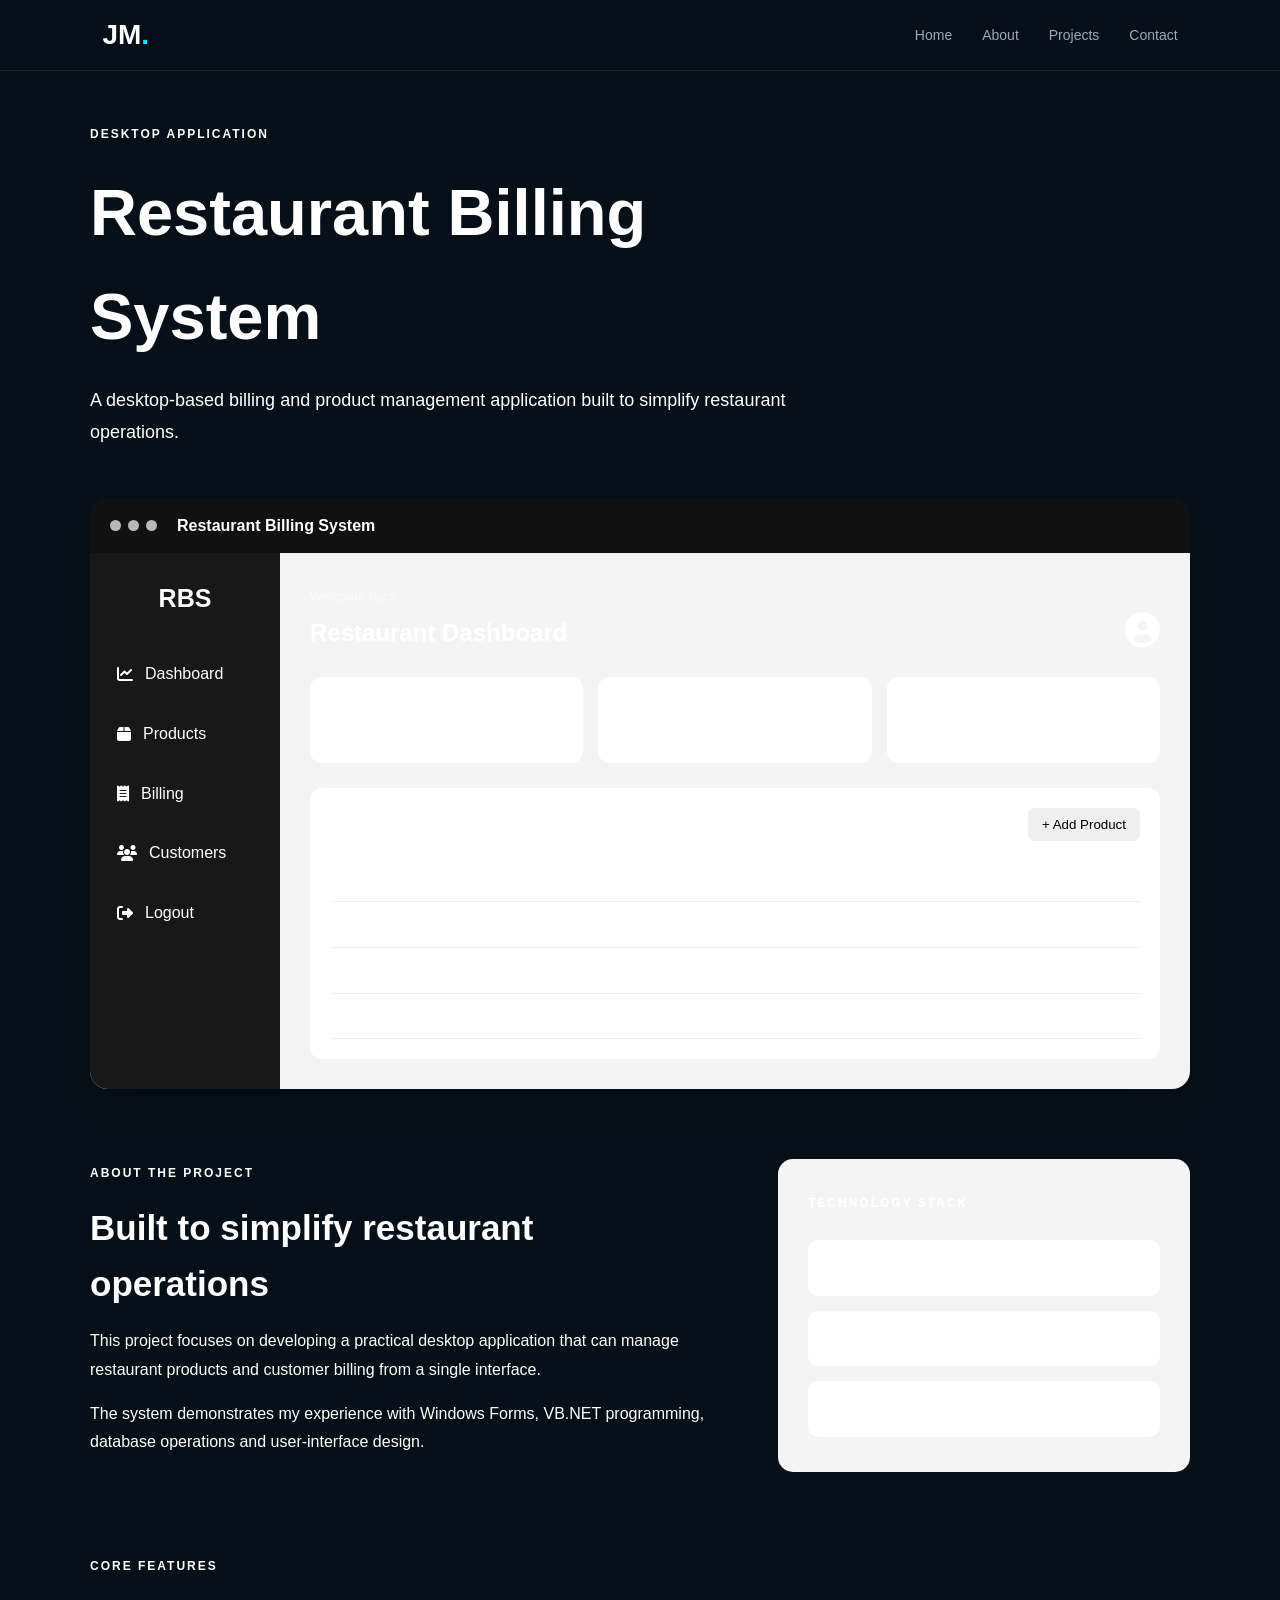
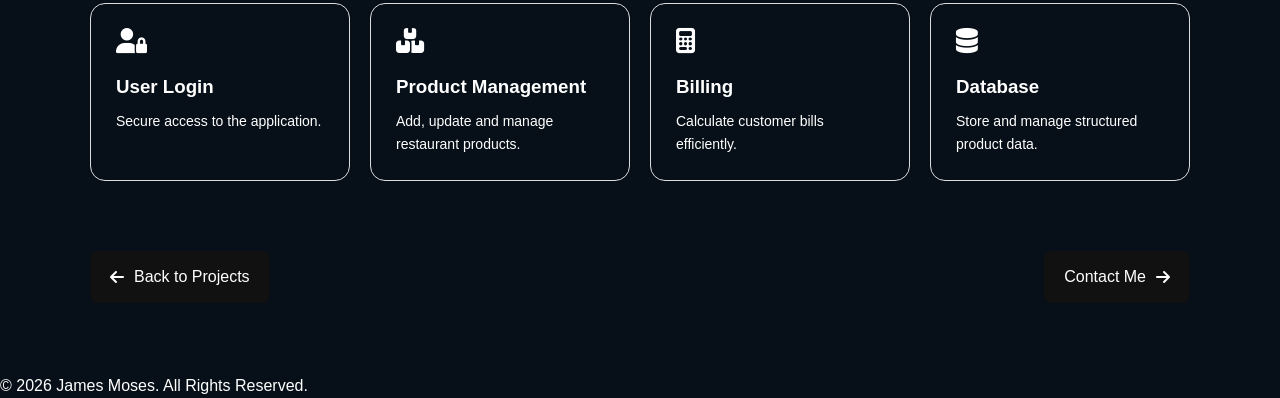
<file: projects/restaurant.html>
<!DOCTYPE html><html lang="en"><head>
    <meta charset="UTF-8">
    <meta name="viewport" content="width=device-width, initial-scale=1.0"><meta name="description"
    content="Restaurant Billing System - James Moses Portfolio Project">

<title>Restaurant Billing System | James Moses</title>

<!-- Font Awesome -->
<link rel="stylesheet"
    href="https://cdnjs.cloudflare.com/ajax/libs/font-awesome/6.5.2/css/all.min.css">

<!-- Main CSS -->
<link rel="stylesheet" href="../style.css">

</head><body><!-- ==============================
     NAVIGATION
============================== -->

<header>

    <nav class="navbar">

        <a href="../index.html" class="logo">
            JM<span>.</span>
        </a>

        <ul class="nav-links">

            <li><a href="../index.html#home">Home</a></li>
            <li><a href="../index.html#about">About</a></li>
            <li><a href="../index.html#projects">Projects</a></li>
            <li><a href="../index.html#contact">Contact</a></li>

        </ul>

    </nav>

</header>


<!-- ==============================
     RESTAURANT PROJECT
============================== -->

<main>

    <section class="restaurant-project">

        <!-- Project Header -->

        <div class="restaurant-header">

            <span class="restaurant-label">
                DESKTOP APPLICATION
            </span>

            <h1>
                Restaurant Billing System
            </h1>

            <p>
                A desktop-based billing and product management
                application built to simplify restaurant operations.
            </p>

        </div>


        <!-- Application Preview -->

        <div class="restaurant-preview">

            <div class="preview-topbar">

                <div class="window-controls">

                    <span></span>
                    <span></span>
                    <span></span>

                </div>

                <strong>
                    Restaurant Billing System
                </strong>

            </div>


            <div class="preview-body">

                <!-- Sidebar -->

                <aside class="preview-sidebar">

                    <h3>
                        RBS
                    </h3>

                    <a href="#">
                        <i class="fa-solid fa-chart-line"></i>
                        Dashboard
                    </a>

                    <a href="#">
                        <i class="fa-solid fa-box"></i>
                        Products
                    </a>

                    <a href="#">
                        <i class="fa-solid fa-receipt"></i>
                        Billing
                    </a>

                    <a href="#">
                        <i class="fa-solid fa-users"></i>
                        Customers
                    </a>

                    <a href="#">
                        <i class="fa-solid fa-right-from-bracket"></i>
                        Logout
                    </a>

                </aside>


                <!-- Dashboard -->

                <div class="preview-dashboard">

                    <div class="dashboard-heading">

                        <div>

                            <small>
                                Welcome back
                            </small>

                            <h2>
                                Restaurant Dashboard
                            </h2>

                        </div>

                        <i class="fa-solid fa-user-circle"></i>

                    </div>


                    <!-- Statistics -->

                    <div class="dashboard-stats">

                        <div class="dashboard-stat">

                            <i class="fa-solid fa-box"></i>

                            <div>
                                <span>Products</span>
                                <strong>120+</strong>
                            </div>

                        </div>


                        <div class="dashboard-stat">

                            <i class="fa-solid fa-receipt"></i>

                            <div>
                                <span>Transactions</span>
                                <strong>250+</strong>
                            </div>

                        </div>


                        <div class="dashboard-stat">

                            <i class="fa-solid fa-calculator"></i>

                            <div>
                                <span>Billing</span>
                                <strong>Active</strong>
                            </div>

                        </div>

                    </div>


                    <!-- Product Table -->

                    <div class="dashboard-table">

                        <div class="table-heading">

                            <strong>
                                Product Management
                            </strong>

                            <button>
                                + Add Product
                            </button>

                        </div>


                        <div class="fake-table">

                            <div class="fake-row fake-header">

                                <span>Product</span>
                                <span>Category</span>
                                <span>Price</span>
                                <span>Status</span>

                            </div>


                            <div class="fake-row">

                                <span>Burger</span>
                                <span>Food</span>
                                <span>KSh 350</span>
                                <span>Available</span>

                            </div>


                            <div class="fake-row">

                                <span>Chicken</span>
                                <span>Food</span>
                                <span>KSh 500</span>
                                <span>Available</span>

                            </div>


                            <div class="fake-row">

                                <span>Fresh Juice</span>
                                <span>Drinks</span>
                                <span>KSh 150</span>
                                <span>Available</span>

                            </div>

                        </div>

                    </div>

                </div>

            </div>

        </div>


        <!-- Project Information -->

        <div class="restaurant-info">

            <div class="restaurant-description">

                <span>
                    ABOUT THE PROJECT
                </span>

                <h2>
                    Built to simplify restaurant operations
                </h2>

                <p>
                    This project focuses on developing a practical
                    desktop application that can manage restaurant
                    products and customer billing from a single
                    interface.
                </p>

                <p>
                    The system demonstrates my experience with
                    Windows Forms, VB.NET programming, database
                    operations and user-interface design.
                </p>

            </div>


            <!-- Technologies -->

            <div class="technology-box">

                <span>
                    TECHNOLOGY STACK
                </span>

                <div class="technology-list">

                    <div>
                        <i class="fa-solid fa-code"></i>
                        <strong>VB.NET</strong>
                    </div>

                    <div>
                        <i class="fa-solid fa-database"></i>
                        <strong>SQL</strong>
                    </div>

                    <div>
                        <i class="fa-brands fa-windows"></i>
                        <strong>Windows Forms</strong>
                    </div>

                </div>

            </div>

        </div>


        <!-- Features -->

        <div class="restaurant-features">

            <span>
                CORE FEATURES
            </span>

            <div class="feature-grid">

                <div>
                    <i class="fa-solid fa-user-lock"></i>
                    <h3>User Login</h3>
                    <p>
                        Secure access to the application.
                    </p>
                </div>

                <div>
                    <i class="fa-solid fa-boxes-stacked"></i>
                    <h3>Product Management</h3>
                    <p>
                        Add, update and manage restaurant products.
                    </p>
                </div>

                <div>
                    <i class="fa-solid fa-calculator"></i>
                    <h3>Billing</h3>
                    <p>
                        Calculate customer bills efficiently.
                    </p>
                </div>

                <div>
                    <i class="fa-solid fa-database"></i>
                    <h3>Database</h3>
                    <p>
                        Store and manage structured product data.
                    </p>
                </div>

            </div>

        </div>


        <!-- Navigation -->

        <div class="restaurant-navigation">

            <a href="../index.html#projects">
                <i class="fa-solid fa-arrow-left"></i>
                Back to Projects
            </a>

            <a href="../index.html#contact">
                Contact Me
                <i class="fa-solid fa-arrow-right"></i>
            </a>

        </div>

    </section>

</main>


<!-- Footer -->

<footer>

    <p>
        © 2026 James Moses. All Rights Reserved.
    </p>

</footer>

</body></html>
</file>
<file: style.css>
/* ==============================
   GLOBAL
============================== */

* {
    margin: 0;
    padding: 0;
    box-sizing: border-box;
}

html {
    scroll-behavior: smooth;
    scroll-padding-top: 80px;
}

body {
    font-family: Arial, Helvetica, sans-serif;
    background: #071018;
    color: #ffffff;
    line-height: 1.6;
}

a {
    text-decoration: none;
    color: inherit;
}

ul {
    list-style: none;
}

button,
input,
textarea {
    font-family: inherit;
}


/* ==============================
   NAVIGATION
============================== */

header {
    position: fixed;
    top: 0;
    left: 0;
    width: 100%;
    z-index: 1000;
    background: rgba(7, 16, 24, 0.96);
    border-bottom: 1px solid #182236;
    backdrop-filter: blur(10px);
}

.navbar {
    width: 100%;
    max-width: 1300px;
    margin: 0 auto;

    min-height: 70px;

    display: flex;
    align-items: center;
    justify-content: space-between;

    padding: 0 8%;
}

.logo {
    font-size: 28px;
    font-weight: bold;
    color: #ffffff;
}

.logo span {
    color: #00e5ff;
}

.nav-links {
    display: flex;
    align-items: center;
    gap: 30px;
}

.nav-links a {
    position: relative;

    color: #9ca8bb;
    font-size: 14px;

    transition:
        color 0.3s ease,
        background 0.3s ease;
}

.nav-links a:hover {
    color: #00e5ff;
}

.nav-links a.active-link {
    color: #00e5ff;
}

.nav-links a.active-link::after {
    content: "";

    position: absolute;
    left: 0;
    bottom: -8px;

    width: 100%;
    height: 2px;

    background: #00e5ff;
    border-radius: 2px;
}

.menu-toggle {
    display: none;

    width: 44px;
    height: 44px;

    background: transparent;
    border: 1px solid transparent;

    color: #ffffff;

    font-size: 27px;
    line-height: 1;

    cursor: pointer;

    align-items: center;
    justify-content: center;

    transition:
        color 0.25s ease,
        transform 0.25s ease,
        border-color 0.25s ease;
}

.menu-toggle:hover {
    color: #00e5ff;
}

.menu-toggle:active {
    transform: scale(0.9);
}


/* ==============================
   MAIN
============================== */

main {
    overflow: hidden;
}


/* ==============================
   SECTIONS
============================== */

.section {
    width: 100%;
    max-width: 1150px;

    margin: 0 auto;

    padding: 110px 25px;
}

.section-title {
    text-align: center;
    margin-bottom: 60px;
}

.section-title p {
    color: #00e5ff;

    font-size: 13px;

    text-transform: uppercase;
    letter-spacing: 2px;

    margin-bottom: 8px;
}

.section-title h2 {
    font-size: 38px;
    line-height: 1.2;
}


/* ==============================
   HERO
============================== */

.hero {
    width: 100%;
    max-width: 1150px;

    min-height: 100vh;

    margin: 0 auto;

    padding: 140px 25px 80px;

    display: grid;

    grid-template-columns: 1.2fr 0.8fr;

    align-items: center;

    gap: 70px;
}

.hero-content {
    max-width: 650px;
}

.intro {
    color: #00e5ff;

    font-size: 16px;

    letter-spacing: 2px;

    margin-bottom: 10px;
}

.hero h1 {
    font-size: clamp(45px, 7vw, 75px);

    line-height: 1.1;

    margin-bottom: 15px;
}

.hero h2 {
    color: #c8d0df;

    font-size: 28px;

    min-height: 45px;

    margin-bottom: 25px;
}

#typing-text {
    color: #00e5ff;
    font-weight: 600;
    position: relative;
}

#typing-text::after {
    content: "|";
    margin-left: 4px;
    color: #00e5ff;
    animation: blinkCursor 0.8s infinite;
}

@keyframes blinkCursor {
    0%, 45% {
        opacity: 1;
    }

    46%, 100% {
        opacity: 0;
    }
}

.typing-cursor {
    color: #00e5ff;

    display: inline-block;

    margin-left: 2px;

    animation: blinkCursor 0.7s infinite;
}

@keyframes blinkCursor {

    0%,
    45% {
        opacity: 1;
    }

    46%,
    100% {
        opacity: 0;
    }
}

.hero-description {
    color: #9ca8bb;

    max-width: 600px;

    font-size: 16px;

    line-height: 1.8;
}


/* ==============================
   PROFILE
============================== */

.hero-image {
    display: flex;
    justify-content: center;
}

.profile-container {
    display: flex;

    flex-direction: column;

    align-items: center;

    gap: 20px;
}

.profile-circle {
    width: 320px;
    height: 320px;

    border-radius: 50%;

    background: #111827;

    border: 2px solid #00e5ff;

    display: flex;

    align-items: center;
    justify-content: center;

    overflow: hidden;

    box-shadow:
        0 0 40px rgba(0, 229, 255, 0.15),
        inset 0 0 40px rgba(0, 229, 255, 0.05);
}

.profile-circle img {
    width: 100%;
    height: 100%;

    object-fit: cover;

    border-radius: 50%;

    display: block;
}

.profile-status {
    padding: 10px 18px;

    border: 1px solid #253149;

    border-radius: 30px;

    background: #111827;

    color: #c8d0df;

    font-size: 14px;

    display: flex;

    align-items: center;

    gap: 8px;
}

.status-dot {
    width: 9px;
    height: 9px;

    background: #00e5ff;

    border-radius: 50%;

    box-shadow:
        0 0 10px rgba(0, 229, 255, 0.7);
}


/* ==============================
   SOCIAL LINKS
============================== */

.social-links {
    display: flex;
    flex-wrap: wrap;
    gap: 12px;
    margin-top: 30px;
}

.social-links a {
    display: inline-flex;
    align-items: center;
    gap: 9px;

    padding: 11px 17px;

    color: #c8d0df;
    background: #111827;

    border: 1px solid #253149;
    border-radius: 7px;

    font-size: 13px;
    font-weight: 600;

    transition:
        transform 0.3s ease,
        color 0.3s ease,
        border-color 0.3s ease,
        background 0.3s ease,
        box-shadow 0.3s ease;
}

.social-links a i {
    color: #00e5ff;
    font-size: 15px;
}

.social-links a:hover {
    color: #00e5ff;
    background: #182236;
    border-color: #00e5ff;

    transform: translateY(-4px);

    box-shadow:
        0 8px 20px rgba(0, 229, 255, 0.12);
}

.social-links a:hover i {
    color: #00e5ff;
}

/* ==============================
   ABOUT
============================== */

.about-container {
    display: grid;

    grid-template-columns: 1.3fr 1fr;

    gap: 70px;

    align-items: center;
}

.about-text h3 {
    font-size: 32px;

    line-height: 1.3;

    margin-bottom: 25px;
}

.about-text h3 span {
    color: #00e5ff;
}

.about-text p {
    color: #9ca8bb;

    margin-bottom: 18px;

    font-size: 16px;
}

.cv-btn {
    display: inline-block;

    margin-top: 15px;
}


/* ==============================
   BUTTONS
============================== */

.btn {
    display: inline-block;

    padding: 12px 20px;

    border-radius: 6px;

    font-size: 14px;

    font-weight: bold;

    transition: 0.3s;
}

.primary-btn {
    background: #00e5ff;

    color: #071018;
}

.primary-btn:hover {
    transform: translateY(-3px);

    box-shadow:
        0 8px 25px rgba(0, 229, 255, 0.2);
}


/* ==============================
   STATISTICS
============================== */

.about-stats {
    display: grid;

    grid-template-columns: repeat(2, 1fr);

    gap: 18px;
}

.stat-card {
    background: #111827;

    border: 1px solid #253149;

    border-radius: 10px;

    padding: 30px 20px;

    text-align: center;

    transition: 0.3s;
}

.stat-card:hover {
    transform: translateY(-5px);

    border-color: #00e5ff;
}

.stat-card strong {
    display: block;

    color: #00e5ff;

    font-size: 35px;

    margin-bottom: 8px;
}

.stat-card span {
    color: #9ca8bb;

    font-size: 14px;
}


/* ==============================
   SKILLS
============================== */

.skills-grid {
    display: grid;

    grid-template-columns: repeat(3, 1fr);

    gap: 20px;
}

.skill-category {
    background: #111827;

    border: 1px solid #253149;

    border-radius: 10px;

    padding: 30px;

    transition: 0.3s;
}

.skill-category:hover {
    transform: translateY(-8px);

    border-color: #00e5ff;

    box-shadow:
        0 18px 35px rgba(0, 229, 255, 0.12);
}

.skill-icon {
    width: 55px;
    height: 55px;

    display: flex;

    align-items: center;
    justify-content: center;

    background: #182236;

    border-radius: 8px;

    color: #00e5ff;

    font-size: 18px;

    margin-bottom: 20px;
}

.skill-category h3 {
    font-size: 21px;

    margin-bottom: 12px;
}

.skill-category > p {
    color: #9ca8bb;

    font-size: 14px;

    margin-bottom: 20px;
}

.skill-list {
    display: flex;

    flex-wrap: wrap;

    gap: 8px;
}

.skill-list span {
    padding: 7px 11px;

    background: #182236;

    border: 1px solid transparent;

    border-radius: 5px;

    color: #c8d0df;

    font-size: 12px;

    transition:
        color 0.25s ease,
        background 0.25s ease,
        border-color 0.25s ease,
        transform 0.25s ease;
}

.skill-list span:hover {
    color: #00e5ff;

    background: rgba(0, 229, 255, 0.08);

    border-color: #00e5ff;

    transform: translateY(-2px);
}


/* ==============================
   PROJECTS
============================== */

.projects-container {
    display: grid;

    grid-template-columns: repeat(3, 1fr);

    gap: 25px;
}

.project-card {
    background: #111827;

    border: 1px solid #253149;

    border-radius: 12px;

    padding: 30px;

    position: relative;

    overflow: hidden;

    transition:
        transform 0.3s ease,
        border-color 0.3s ease,
        box-shadow 0.3s ease;
}

.project-card::before {
    content: "";

    position: absolute;

    top: 0;
    left: 0;

    width: 100%;
    height: 3px;

    background: #00e5ff;

    transform: scaleX(0);

    transform-origin: left;

    transition: transform 0.3s ease;
}

.project-card:hover {
    transform: translateY(-10px);

    border-color: #00e5ff;

    box-shadow:
        0 20px 45px rgba(0, 229, 255, 0.15);
}

.project-card:hover::before {
    transform: scaleX(1);
}

.project-icon {
    width: 55px;
    height: 55px;

    display: flex;

    align-items: center;
    justify-content: center;

    background: #182236;

    border: 1px solid #253149;

    border-radius: 8px;

    color: #00e5ff;

    font-size: 22px;

    margin-bottom: 20px;

    transition: 0.3s;
}

.project-card:hover .project-icon {
    background: #00e5ff;

    color: #071018;

    transform: translateY(-3px);
}

.project-header {
    display: flex;

    align-items: center;

    justify-content: space-between;

    margin-bottom: 20px;
}

.project-number {
    color: #00e5ff;

    font-size: 13px;

    font-weight: bold;
}

.project-type {
    font-size: 11px;

    letter-spacing: 1px;

    color: #718096;
}

.project-card h3 {
    font-size: 22px;

    margin-bottom: 15px;
}

.project-card p {
    color: #9ca8bb;

    font-size: 14px;

    line-height: 1.7;
}

.project-tech {
    display: flex;

    flex-wrap: wrap;

    gap: 8px;

    margin: 20px 0;
}

.project-tech span {
    padding: 5px 10px;

    background: #182236;

    border-radius: 4px;

    color: #9ca8bb;

    font-size: 12px;
}

.project-buttons {
    display: flex;

    gap: 10px;

    margin-top: 25px;

    flex-wrap: wrap;
}

.project-btn {
    display: inline-flex;

    align-items: center;

    gap: 7px;

    padding: 9px 14px;

    border-radius: 5px;

    background: #00e5ff;

    color: #071018;

    font-size: 13px;

    font-weight: bold;

    transition: 0.3s;
}

.project-btn:hover {
    transform: translateY(-3px);

    box-shadow:
        0 7px 18px rgba(0, 229, 255, 0.15);
}
.project-btn i {
    margin-right: 6px;
}

.project-btn.outline-btn:hover {
    background: #182236;
}
.outline-btn {
    background: transparent;

    color: #c8d0df;

    border: 1px solid #344158;
}

.outline-btn:hover {
    color: #00e5ff;

    border-color: #00e5ff;
}


/* ==============================
   EXPERIENCE
============================== */

.timeline {
    position: relative;

    max-width: 850px;

    margin: auto;
}

.timeline::before {
    content: "";

    position: absolute;

    left: 12px;

    top: 0;
    bottom: 0;

    width: 2px;

    background: #253149;
}

.timeline-item {
    position: relative;

    padding-left: 55px;

    margin-bottom: 45px;
}

.timeline-dot {
    position: absolute;

    left: 5px;

    top: 5px;

    width: 16px;
    height: 16px;

    border-radius: 50%;

    background: #00e5ff;

    box-shadow:
        0 0 15px rgba(0, 229, 255, 0.4);
}

.timeline-content {
    background: #111827;

    border: 1px solid #253149;

    border-radius: 10px;

    padding: 30px;

    transition: 0.3s;
}

.timeline-content:hover {
    border-color: #00e5ff;

    transform: translateX(5px);
}

.timeline-date {
    display: inline-block;

    color: #00e5ff;

    font-size: 12px;

    font-weight: bold;

    text-transform: uppercase;

    letter-spacing: 1px;

    margin-bottom: 10px;
}

.timeline-content h3 {
    font-size: 22px;

    margin-bottom: 5px;
}

.timeline-content h4 {
    color: #c8d0df;

    font-size: 15px;

    font-weight: normal;

    margin-bottom: 15px;
}

.timeline-content p {
    color: #9ca8bb;

    font-size: 15px;
}


/* ==============================
   CONTACT
============================== */

.contact-container {
    display: grid;

    grid-template-columns: 0.9fr 1.1fr;

    gap: 70px;

    align-items: start;
}

.contact-info h3 {
    font-size: 30px;

    line-height: 1.3;

    margin-bottom: 20px;
}

.contact-info > p {
    color: #9ca8bb;

    margin-bottom: 35px;
}

.contact-item {
    display: flex;

    align-items: center;

    gap: 15px;

    margin-bottom: 25px;
}

.contact-icon {
    width: 45px;
    height: 45px;

    display: flex;

    align-items: center;
    justify-content: center;

    flex-shrink: 0;

    background: #182236;

    border: 1px solid #253149;

    border-radius: 8px;

    color: #00e5ff;

    font-size: 15px;
}

.contact-item span {
    display: block;

    color: #718096;

    font-size: 12px;

    margin-bottom: 3px;
}

.contact-item strong {
    color: #c8d0df;

    font-size: 14px;

    font-weight: normal;
}


/* ==============================
   CONTACT FORM
============================== */

.contact-form-container {
    background: #111827;

    border: 1px solid #253149;

    border-radius: 10px;

    padding: 30px;
}

.form-row {
    display: grid;

    grid-template-columns: 1fr 1fr;

    gap: 15px;
}

.form-group {
    margin-bottom: 20px;
}

.form-group label {
    display: block;

    color: #c8d0df;

    font-size: 13px;

    margin-bottom: 8px;
}

.form-group input,
.form-group textarea {
    width: 100%;

    padding: 13px 14px;

    background: #0a0f1c;

    border: 1px solid #253149;

    border-radius: 6px;

    color: #ffffff;

    font-size: 14px;

    outline: none;

    transition: 0.3s;
}

.form-group textarea {
    resize: vertical;
}

.form-group input:focus,
.form-group textarea:focus {
    border-color: #00e5ff;

    box-shadow:
        0 0 0 2px rgba(0, 229, 255, 0.05);
}

.form-group input::placeholder,
.form-group textarea::placeholder {
    color: #566176;
}

.submit-btn {
    border: none;

    cursor: pointer;
}

.submit-btn:disabled {
    opacity: 0.7;

    cursor: not-allowed;

    transform: none;
}

#form-message {
    display: none;

    margin-top: 18px;

    padding: 14px 18px;

    border-radius: 10px;

    background: rgba(0, 255, 136, 0.08);

    border: 1px solid rgba(0, 255, 136, 0.35);

    font-size: 15px;

    line-height: 1.5;

    text-align: center;
}


/* ==============================
   FOOTER
============================== */

.site-footer {
    margin-top: 80px;

    padding: 60px 8% 20px;

    border-top: 1px solid rgba(255, 255, 255, 0.08);

    background: #0a0a0a;
}

.footer-container {
    max-width: 1200px;

    margin: 0 auto;

    display: grid;

    grid-template-columns: 2fr 1fr 1.5fr;

    gap: 50px;
}

.footer-brand {
    max-width: 380px;
}

.footer-logo {
    display: inline-block;

    font-size: 32px;

    font-weight: 800;

    color: #ffffff;

    margin-bottom: 15px;
}

.footer-logo span {
    color: #00ff88;
}

.footer-brand p {
    color: #aaa;

    line-height: 1.7;

    font-size: 14px;
}

.footer-links,
.footer-contact {
    display: flex;

    flex-direction: column;

    gap: 12px;
}

.footer-links h3,
.footer-contact h3 {
    color: #ffffff;

    font-size: 17px;

    margin-bottom: 8px;
}

.footer-links a,
.footer-contact a {
    color: #aaa;

    font-size: 14px;

    transition: 0.3s ease;
}

.footer-links a:hover,
.footer-contact a:hover {
    color: #00ff88;

    transform: translateX(4px);
}

.footer-contact i {
    width: 22px;

    margin-right: 6px;
}

.footer-bottom {
    max-width: 1200px;

    margin: 45px auto 0;

    padding-top: 20px;

    border-top: 1px solid rgba(255, 255, 255, 0.08);

    display: flex;

    justify-content: space-between;

    align-items: center;

    gap: 20px;
}

.footer-bottom p {
    margin: 0;

    color: #777;

    font-size: 13px;
}


/* ==============================
   BACK TO TOP
============================== */

.back-to-top {
    position: fixed;

    right: 25px;
    bottom: 25px;

    width: 48px;
    height: 48px;

    border: 1px solid #00e5ff;
    border-radius: 50%;

    background: #111827;
    color: #00e5ff;

    font-size: 24px;
    font-weight: bold;

    cursor: pointer;

    display: flex;

    align-items: center;
    justify-content: center;

    opacity: 0;
    visibility: hidden;

    transform: translateY(15px);

    transition:
        opacity 0.3s ease,
        visibility 0.3s ease,
        transform 0.3s ease,
        background 0.3s ease;

    z-index: 999;
}

.back-to-top.show {
    opacity: 1;

    visibility: visible;

    transform: translateY(0);
}

.back-to-top:hover {
    background: #00e5ff;

    color: #0a0a0a;

    transform: translateY(-4px);
}

.back-to-top:active {
    transform: scale(0.9);
}


/* ==============================
   TABLET
============================== */

@media (max-width: 900px) {

    .hero {
        grid-template-columns: 1fr;

        text-align: center;

        gap: 50px;
    }

    .hero-content {
        margin: auto;
    }

    .hero-description {
        margin: auto;
    }

    .social-links {
        justify-content: center;
    }

    .about-container {
        grid-template-columns: 1fr;

        gap: 40px;
    }

    .skills-grid {
        grid-template-columns: repeat(2, 1fr);
    }

    .projects-container {
        grid-template-columns: repeat(2, 1fr);
    }

    .contact-container {
        grid-template-columns: 1fr;

        gap: 40px;
    }
}


/* ==============================
   MOBILE
============================== */

@media (max-width: 600px) {

    .navbar {
        min-height: 70px;

        padding: 0 20px;
    }

    .menu-toggle {
        display: flex;
    }

    /* MOBILE NAVIGATION */

    .nav-links {
        position: fixed;

        top: 78px;

        left: 15px;
        right: 15px;

        display: flex;

        flex-direction: column;

        align-items: stretch;

        gap: 4px;

        background: #111827;

        border: 1px solid #253149;

        border-radius: 12px;

        padding: 10px;

        box-shadow:
            0 15px 40px rgba(0, 0, 0, 0.5);

        opacity: 0;

        visibility: hidden;

        pointer-events: none;

        transform: translateY(-12px);

        transition:
            opacity 0.25s ease,
            transform 0.25s ease,
            visibility 0.25s ease;
    }

    .nav-links.active {
        opacity: 1;

        visibility: visible;

        pointer-events: auto;

        transform: translateY(0);
    }

    .nav-links li {
        width: 100%;
    }

    .nav-links a {
        display: block;

        width: 100%;

        padding: 14px 15px;

        border-radius: 7px;

        color: #c8d0df;

        font-size: 15px;

        transition:
            background 0.25s ease,
            color 0.25s ease,
            padding-left 0.25s ease;
    }

    .nav-links a:hover,
    .nav-links a.active-link {
        background: #182236;

        color: #00e5ff;

        padding-left: 20px;
    }

    .nav-links a.active-link::after {
        display: none;
    }

    .nav-links a:active {
        transform: scale(0.98);
    }


    /* HERO */

    .hero {
        min-height: auto;

        padding: 120px 20px 70px;

        gap: 45px;
    }

    .hero h1 {
        font-size: 45px;
    }

    .hero h2 {
        font-size: 22px;

        min-height: 38px;
    }

    .hero-description {
        font-size: 15px;
    }

    .social-links {
        justify-content: center;
    }


    /* PROFILE */

  .profile-circle {
    width: 320px;
    height: 320px;

    border-radius: 50%;

    background: #111827;

    border: 3px solid #00e5ff;

    display: flex;
    align-items: center;
    justify-content: center;

    overflow: hidden;

    position: relative;

    box-shadow:
        0 0 0 8px rgba(0, 229, 255, 0.05),
        0 0 45px rgba(0, 229, 255, 0.20);

    transition:
        transform 0.4s ease,
        box-shadow 0.4s ease;
}

.profile-circle:hover {
    transform: scale(1.03);

    box-shadow:
        0 0 0 10px rgba(0, 229, 255, 0.07),
        0 0 60px rgba(0, 229, 255, 0.30);
}

.profile-circle img {
    width: 100%;
    height: 100%;

    object-fit: cover;

    border-radius: 50%;

    display: block;

    transition: transform 0.5s ease;
}

.profile-circle:hover img {
    transform: scale(1.05);
}
    /* SECTIONS */

    .section {
        padding: 80px 20px;
    }

    .section-title {
        margin-bottom: 40px;
    }

    .section-title h2 {
        font-size: 30px;
    }


    /* SKILLS */

    .skills-grid {
        grid-template-columns: 1fr;
    }


    /* PROJECTS */

    .projects-container {
        grid-template-columns: 1fr;
    }

    .project-card {
        padding: 25px;
    }


    /* ABOUT */

    .about-stats {
        grid-template-columns: 1fr;
    }


    /* CONTACT */

    .form-row {
        grid-template-columns: 1fr;
    }

    .contact-form-container {
        padding: 20px;
    }


    /* EXPERIENCE */

    .timeline-item {
        padding-left: 40px;
    }

    .timeline::before {
        left: 8px;
    }

    .timeline-dot {
        left: 1px;
    }

    .timeline-content {
        padding: 22px;
    }


    /* FOOTER */

    .site-footer {
        padding: 50px 6% 20px;
    }

    .footer-container {
        grid-template-columns: 1fr;

        gap: 35px;
    }

    .footer-brand {
        max-width: 100%;
    }

    .footer-bottom {
        flex-direction: column;

        text-align: center;

        margin-top: 35px;
    }


    /* BACK TO TOP */

    .back-to-top {
        width: 44px;
        height: 44px;

        right: 18px;
        bottom: 18px;
    }
}


/* ==============================
   VERY SMALL PHONES
============================== */

@media (max-width: 380px) {

    .hero h1 {
        font-size: 38px;
    }

    .hero h2 {
        font-size: 19px;
    }

    .profile-circle {
        width: 210px;
        height: 210px;
    }

    .social-links a {
        padding: 9px 12px;

        font-size: 13px;
    }

    .project-buttons {
        flex-direction: column;
    }

    .project-btn {
        justify-content: center;
    }
}


/* ==============================
   REDUCED MOTION
============================== */

@media (prefers-reduced-motion: reduce) {

    html {
        scroll-behavior: auto;
    }

    *,
    *::before,
    *::after {
        animation-duration: 0.01ms !important;
        animation-iteration-count: 1 !important;
        transition-duration: 0.01ms !important;
    }
}


/* ==============================
   PROJECT DETAILS PAGE
============================== */

.project-details {
    min-height: 80vh;
}

.project-detail-container {
    max-width: 1000px;

    margin: 40px auto 0;

    display: grid;

    grid-template-columns: 180px 1fr;

    gap: 45px;

    align-items: start;
}

.project-detail-icon {
    width: 180px;
    height: 180px;

    border-radius: 25px;

    display: flex;

    align-items: center;
    justify-content: center;

    font-size: 70px;

    background: #111;

    color: white;

    box-shadow:
        0 15px 35px rgba(0, 0, 0, 0.15);
}

.project-detail-content {
    padding: 10px 0;
}

.project-detail-content .project-type {
    display: inline-block;

    font-size: 13px;

    font-weight: 700;

    letter-spacing: 1.5px;

    margin-bottom: 12px;
}

.project-detail-content h3 {
    margin-top: 30px;

    margin-bottom: 12px;

    font-size: 24px;
}

.project-detail-content p {
    line-height: 1.8;

    margin-bottom: 18px;
}

.project-features {
    list-style: none;

    padding: 0;

    margin: 15px 0 30px;
}

.project-features li {
    display: flex;

    align-items: center;

    gap: 12px;

    margin-bottom: 12px;

    line-height: 1.5;
}

.project-features i {
    font-size: 14px;
}

.project-detail-content .project-tech {
    display: flex;

    flex-wrap: wrap;

    gap: 10px;

    margin-bottom: 20px;
}

.project-detail-content .project-tech span {
    padding: 8px 14px;

    border-radius: 20px;

    font-size: 13px;

    font-weight: 600;

    background: #182236;

    color: #c8d0df;
}


/* ==============================
   PROJECT PAGE RESPONSIVE
============================== */

@media (max-width: 768px) {

    .project-detail-container {
        grid-template-columns: 1fr;

        gap: 25px;
    }

    .project-detail-icon {
        width: 130px;
        height: 130px;

        font-size: 50px;

        margin: 0 auto;
    }

    .project-detail-content {
        text-align: center;
    }

    .project-detail-content .project-tech {
        justify-content: center;
    }

    .project-features {
        text-align: left;
    }

    .project-buttons {
        justify-content: center;

        flex-wrap: wrap;
    }
}


/* ==============================
   RESTAURANT PROJECT PAGE
============================== */

.restaurant-project {
    max-width: 1150px;

    margin: 0 auto;

    padding: 120px 25px 70px;
}

.restaurant-header {
    max-width: 750px;

    margin-bottom: 50px;
}

.restaurant-label,
.restaurant-description > span,
.restaurant-features > span,
.technology-box > span {
    font-size: 12px;

    font-weight: 700;

    letter-spacing: 2px;
}

.restaurant-header h1 {
    font-size: clamp(38px, 6vw, 65px);

    margin: 15px 0;
}

.restaurant-header p {
    font-size: 18px;

    line-height: 1.8;
}

.restaurant-preview {
    border-radius: 18px;

    overflow: hidden;

    background: #111;

    box-shadow:
        0 25px 60px rgba(0, 0, 0, 0.2);

    margin-bottom: 70px;
}

.preview-topbar {
    min-height: 55px;

    padding: 0 20px;

    display: flex;

    align-items: center;

    gap: 20px;

    color: white;
}

.window-controls {
    display: flex;

    gap: 7px;
}

.window-controls span {
    width: 11px;
    height: 11px;

    border-radius: 50%;

    background: white;

    opacity: 0.7;
}

.preview-body {
    display: grid;

    grid-template-columns: 190px 1fr;

    min-height: 430px;

    background: #f4f4f4;
}

.preview-sidebar {
    padding: 25px 15px;

    background: #181818;

    color: white;
}

.preview-sidebar h3 {
    font-size: 25px;

    margin: 0 0 30px;

    text-align: center;
}

.preview-sidebar a {
    display: flex;

    align-items: center;

    gap: 12px;

    padding: 13px 12px;

    margin-bottom: 8px;

    color: white;

    border-radius: 8px;
}

.preview-sidebar a:hover {
    background: #303030;
}

.preview-dashboard {
    padding: 30px;
}

.dashboard-heading {
    display: flex;

    align-items: center;

    justify-content: space-between;
}

.dashboard-heading small {
    opacity: 0.6;
}

.dashboard-heading h2 {
    margin: 5px 0 25px;
}

.dashboard-heading > i {
    font-size: 35px;
}

.dashboard-stats {
    display: grid;

    grid-template-columns: repeat(3, 1fr);

    gap: 15px;

    margin-bottom: 25px;
}

.dashboard-stat {
    background: white;

    padding: 18px;

    display: flex;

    align-items: center;

    gap: 15px;

    border-radius: 12px;
}

.dashboard-stat > i {
    font-size: 25px;
}

.dashboard-stat span {
    display: block;

    font-size: 12px;

    opacity: 0.6;
}

.dashboard-stat strong {
    display: block;

    margin-top: 5px;
}

.dashboard-table {
    background: white;

    border-radius: 12px;

    padding: 20px;
}

.table-heading {
    display: flex;

    justify-content: space-between;

    align-items: center;

    margin-bottom: 15px;
}

.table-heading button {
    border: none;

    padding: 9px 14px;

    border-radius: 7px;

    cursor: pointer;
}

.fake-table {
    overflow-x: auto;
}

.fake-row {
    display: grid;

    grid-template-columns: 1.5fr 1fr 1fr 1fr;

    gap: 15px;

    padding: 12px 5px;

    border-bottom: 1px solid #eee;

    font-size: 13px;
}

.fake-header {
    font-weight: 700;
}

.restaurant-info {
    display: grid;

    grid-template-columns: 1.5fr 1fr;

    gap: 70px;

    margin-bottom: 80px;
}

.restaurant-description h2 {
    font-size: 35px;

    margin: 15px 0;
}

.restaurant-description p {
    line-height: 1.8;

    margin-bottom: 15px;
}

.technology-box {
    padding: 30px;

    border-radius: 15px;

    background: #f4f4f4;
}

.technology-list {
    margin-top: 25px;

    display: grid;

    gap: 15px;
}

.technology-list div {
    display: flex;

    align-items: center;

    gap: 15px;

    padding: 15px;

    background: white;

    border-radius: 10px;
}

.restaurant-features {
    margin-bottom: 70px;
}

.feature-grid {
    display: grid;

    grid-template-columns: repeat(4, 1fr);

    gap: 20px;

    margin-top: 25px;
}

.feature-grid > div {
    padding: 25px;

    border: 1px solid #ddd;

    border-radius: 15px;
}

.feature-grid i {
    font-size: 25px;
}

.feature-grid h3 {
    margin: 15px 0 8px;
}

.feature-grid p {
    font-size: 14px;

    line-height: 1.6;
}

.restaurant-navigation {
    display: flex;

    justify-content: space-between;

    gap: 20px;
}

.restaurant-navigation a {
    display: inline-flex;

    align-items: center;

    gap: 10px;

    padding: 13px 20px;

    border-radius: 8px;

    background: #111;

    color: white;
}

@media (max-width: 800px) {

    .preview-body {
        grid-template-columns: 1fr;
    }

    .preview-sidebar {
        display: none;
    }

    .dashboard-stats {
        grid-template-columns: 1fr;
    }

    .restaurant-info {
        grid-template-columns: 1fr;

        gap: 30px;
    }

    .feature-grid {
        grid-template-columns: 1fr 1fr;
    }
}

@media (max-width: 500px) {

    .restaurant-project {
        padding: 100px 15px 50px;
    }

    .preview-dashboard {
        padding: 15px;
    }

    .fake-row {
        min-width: 500px;
    }

    .feature-grid {
        grid-template-columns: 1fr;
    }

    .restaurant-navigation {
        flex-direction: column;
    }
}


/* ==============================
   BUSINESS WEBSITE PROJECT
============================== */

.business-page {
    background: #f5fbff;

    color: #102a43;
}

.business-header {
    background: #ffffff;

    border-bottom: 1px solid #d9edf7;
}

.business-nav {
    max-width: 1150px;

    margin: auto;

    padding: 18px 25px;

    display: flex;

    align-items: center;

    justify-content: space-between;
}

.business-logo {
    font-size: 30px;

    font-weight: 800;

    color: #087ea4;
}

.business-logo span {
    color: #13b5a4;
}

.business-nav ul {
    display: flex;

    gap: 28px;

    list-style: none;

    margin: 0;

    padding: 0;
}

.business-nav a {
    color: #102a43;
}

.business-nav li a:hover {
    color: #087ea4;
}

.business-hero {
    max-width: 1150px;

    margin: auto;

    padding: 90px 25px;

    display: grid;

    grid-template-columns: 0.9fr 1.1fr;

    gap: 60px;

    align-items: center;
}

.business-tag {
    font-size: 12px;

    font-weight: 800;

    letter-spacing: 2px;

    color: #087ea4;
}

.business-hero-content h1 {
    font-size: clamp(40px, 6vw, 68px);

    line-height: 1.05;

    margin: 18px 0;
}

.business-hero-content p {
    font-size: 18px;

    line-height: 1.8;

    color: #486581;
}

.business-hero-buttons {
    display: flex;

    gap: 15px;

    margin-top: 30px;

    flex-wrap: wrap;
}

.business-btn {
    padding: 13px 20px;

    border-radius: 8px;

    display: inline-flex;

    align-items: center;

    gap: 10px;

    font-weight: 700;
}

.business-btn.primary {
    background: #087ea4;

    color: white;
}

.business-btn.secondary {
    border: 1px solid #087ea4;

    color: #087ea4;
}

.browser-window {
    background: white;

    border-radius: 15px;

    overflow: hidden;

    box-shadow:
        0 25px 70px rgba(8, 126, 164, 0.18);
}

.browser-bar {
    height: 48px;

    padding: 0 15px;

    display: flex;

    align-items: center;

    gap: 20px;

    background: #e8f7fb;
}

.browser-dots {
    display: flex;

    gap: 6px;
}

.browser-dots span {
    width: 10px;
    height: 10px;

    border-radius: 50%;

    background: #087ea4;
}

.browser-address {
    flex: 1;

    text-align: center;

    background: white;

    padding: 7px;

    border-radius: 20px;

    font-size: 12px;

    color: #486581;
}

.business-preview {
    background: white;
}

.preview-navigation {
    padding: 18px 25px;

    display: flex;

    justify-content: space-between;

    color: #087ea4;
}

.preview-hero {
    padding: 55px 35px;

    background: #e8f7fb;
}

.preview-hero small {
    color: #087ea4;

    font-weight: 800;

    letter-spacing: 1px;
}

.preview-hero h2 {
    font-size: 35px;

    line-height: 1.2;

    margin: 12px 0;
}

.preview-hero h2 span {
    color: #13a89e;
}

.preview-hero p {
    color: #486581;

    line-height: 1.6;
}

.preview-hero button {
    border: none;

    padding: 11px 18px;

    border-radius: 7px;

    background: #087ea4;

    color: white;

    margin-top: 10px;
}

.preview-services {
    display: grid;

    grid-template-columns: repeat(3, 1fr);

    gap: 12px;

    padding: 20px;
}

.preview-service {
    padding: 18px;

    border: 1px solid #d9edf7;

    border-radius: 10px;
}

.preview-service i {
    color: #087ea4;

    font-size: 20px;
}

.preview-service h3 {
    font-size: 15px;

    margin: 10px 0 5px;
}

.preview-service p {
    font-size: 12px;

    color: #627d98;
}

.business-section,
.business-services,
.business-tech-section {
    max-width: 1150px;

    margin: auto;

    padding: 90px 25px;
}

.business-section-heading span,
.business-tech-section span,
.business-cta span {
    font-size: 12px;

    font-weight: 800;

    letter-spacing: 2px;

    color: #087ea4;
}

.business-section-heading h2 {
    max-width: 700px;

    font-size: 40px;

    margin: 15px 0 40px;
}

.business-about-grid {
    display: grid;

    grid-template-columns: 1fr 1fr;

    gap: 50px;
}

.business-about-grid p {
    line-height: 1.9;

    color: #486581;
}

.business-services {
    background: #ffffff;

    max-width: none;

    padding-left: max(25px, calc((100% - 1100px) / 2));

    padding-right: max(25px, calc((100% - 1100px) / 2));
}

.business-service-grid {
    display: grid;

    grid-template-columns: repeat(4, 1fr);

    gap: 20px;
}

.business-service-card {
    position: relative;

    padding: 30px;

    border: 1px solid #d9edf7;

    border-radius: 15px;

    background: #f9fdff;
}

.business-service-number {
    position: absolute;

    top: 20px;
    right: 20px;

    font-size: 12px;

    font-weight: 800;

    color: #7b8794;
}

.business-service-card > i {
    font-size: 28px;

    color: #087ea4;
}

.business-service-card h3 {
    margin: 18px 0 10px;
}

.business-service-card p {
    line-height: 1.7;

    color: #627d98;

    font-size: 14px;
}

.business-tech-section {
    display: flex;

    align-items: center;

    justify-content: space-between;

    gap: 40px;
}

.business-tech-section h2 {
    font-size: 35px;

    max-width: 550px;
}

.business-tech-list {
    display: flex;

    gap: 15px;

    flex-wrap: wrap;
}

.business-tech-list div {
    padding: 15px 20px;

    background: white;

    border: 1px solid #d9edf7;

    border-radius: 10px;

    display: flex;

    align-items: center;

    gap: 10px;

    font-weight: 700;
}

.business-tech-list i {
    color: #087ea4;

    font-size: 22px;
}

.business-cta {
    margin-top: 30px;

    padding: 70px max(25px, calc((100% - 1100px) / 2));

    background: #087ea4;

    color: white;

    display: flex;

    align-items: center;

    justify-content: space-between;

    gap: 40px;
}

.business-cta span {
    color: #b9f3ec;
}

.business-cta h2 {
    font-size: 42px;

    margin: 12px 0;
}

.business-cta p {
    max-width: 600px;

    line-height: 1.7;
}

.business-cta a {
    padding: 14px 22px;

    border-radius: 8px;

    background: white;

    color: #087ea4;

    font-weight: 700;

    display: flex;

    align-items: center;

    gap: 10px;

    white-space: nowrap;
}

.business-footer {
    background: #073b4c;

    color: white;

    text-align: center;

    padding: 25px;
}

@media (max-width: 900px) {

    .business-hero {
        grid-template-columns: 1fr;
    }

    .business-service-grid {
        grid-template-columns: 1fr 1fr;
    }

    .business-tech-section {
        flex-direction: column;

        align-items: flex-start;
    }
}

@media (max-width: 600px) {

    .business-nav ul {
        display: none;
    }

    .business-hero {
        padding-top: 60px;
    }

    .preview-navigation div {
        display: none;
    }

    .preview-services {
        grid-template-columns: 1fr;
    }

    .business-about-grid {
        grid-template-columns: 1fr;

        gap: 15px;
    }

    .business-service-grid {
        grid-template-columns: 1fr;
    }

    .business-cta {
        flex-direction: column;

        align-items: flex-start;
    }

    .business-cta h2 {
        font-size: 32px;
    }
}
</file>
